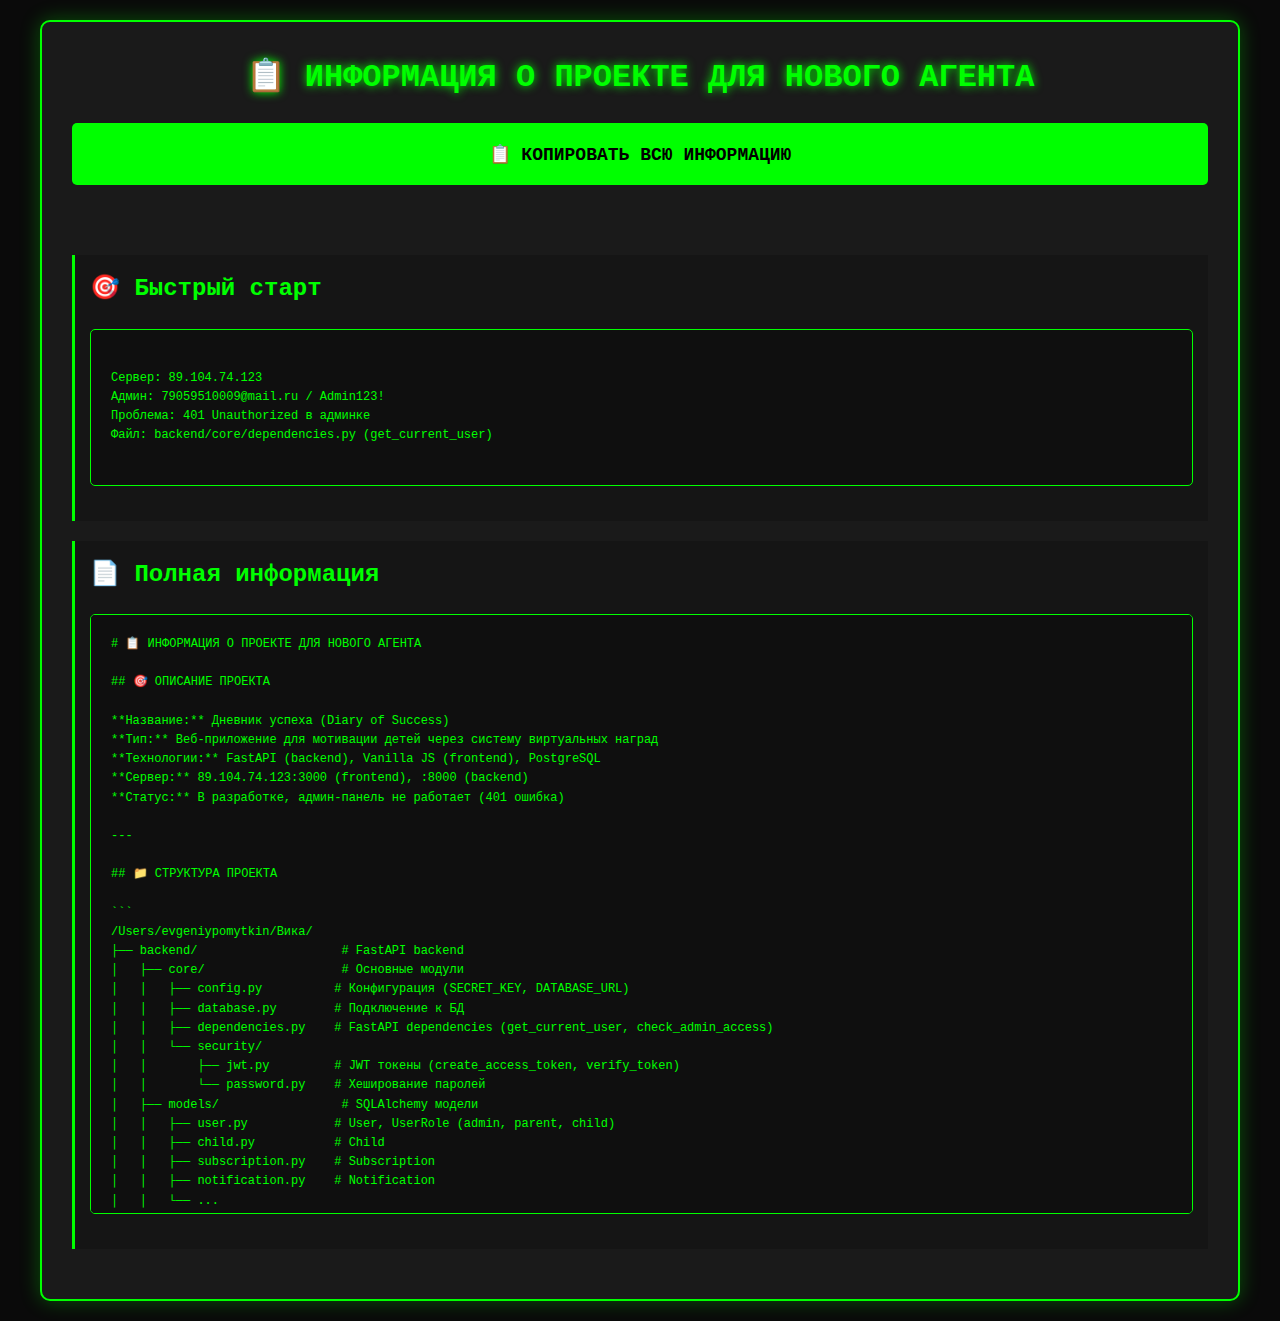
<file: PROJECT_INFO_COPY.html>
<!DOCTYPE html>
<html lang="ru">
<head>
    <meta charset="UTF-8">
    <meta name="viewport" content="width=device-width, initial-scale=1.0">
    <title>Информация о проекте - Копировать</title>
    <style>
        * { margin: 0; padding: 0; box-sizing: border-box; }
        body {
            font-family: 'Courier New', monospace;
            background: #0a0a0a;
            color: #00ff00;
            padding: 20px;
            line-height: 1.6;
        }
        .container {
            max-width: 1200px;
            margin: 0 auto;
            background: #1a1a1a;
            padding: 30px;
            border: 2px solid #00ff00;
            border-radius: 10px;
            box-shadow: 0 0 20px rgba(0, 255, 0, 0.3);
        }
        h1 {
            color: #00ff00;
            text-shadow: 0 0 10px #00ff00;
            margin-bottom: 20px;
            text-align: center;
        }
        button {
            display: block;
            width: 100%;
            padding: 20px;
            font-size: 18px;
            font-weight: bold;
            background: #00ff00;
            color: #000;
            border: none;
            border-radius: 5px;
            cursor: pointer;
            margin: 20px 0;
            transition: all 0.3s;
            font-family: 'Courier New', monospace;
        }
        button:hover {
            background: #00cc00;
            box-shadow: 0 0 20px rgba(0, 255, 0, 0.5);
            transform: scale(1.02);
        }
        button:active {
            transform: scale(0.98);
        }
        #status {
            text-align: center;
            margin: 10px 0;
            font-size: 16px;
            min-height: 30px;
        }
        .info-box {
            background: #0f0f0f;
            border: 1px solid #00ff00;
            padding: 20px;
            margin: 20px 0;
            border-radius: 5px;
            white-space: pre-wrap;
            font-size: 12px;
            overflow-x: auto;
            max-height: 600px;
            overflow-y: auto;
        }
        .info-box::-webkit-scrollbar {
            width: 10px;
        }
        .info-box::-webkit-scrollbar-track {
            background: #0a0a0a;
        }
        .info-box::-webkit-scrollbar-thumb {
            background: #00ff00;
            border-radius: 5px;
        }
        .section {
            margin: 20px 0;
            padding: 15px;
            background: #151515;
            border-left: 3px solid #00ff00;
        }
        .section h2 {
            color: #00ff00;
            margin-bottom: 10px;
        }
    </style>
</head>
<body>
    <div class="container">
        <h1>📋 ИНФОРМАЦИЯ О ПРОЕКТЕ ДЛЯ НОВОГО АГЕНТА</h1>
        
        <button onclick="copyAllInfo()">📋 КОПИРОВАТЬ ВСЮ ИНФОРМАЦИЮ</button>
        <div id="status"></div>
        
        <div class="section">
            <h2>🎯 Быстрый старт</h2>
            <div class="info-box" id="quickInfo">
Сервер: 89.104.74.123
Админ: 79059510009@mail.ru / Admin123!
Проблема: 401 Unauthorized в админке
Файл: backend/core/dependencies.py (get_current_user)
            </div>
        </div>
        
        <div class="section">
            <h2>📄 Полная информация</h2>
            <div class="info-box" id="fullInfo">Загрузка...</div>
        </div>
    </div>

    <script>
        // Загружаем полную информацию
        fetch('PROJECT_INFO.md')
            .then(response => response.text())
            .then(text => {
                document.getElementById('fullInfo').textContent = text;
            })
            .catch(err => {
                document.getElementById('fullInfo').textContent = 'Ошибка загрузки файла. Используйте кнопку копирования.';
            });

        async function copyAllInfo() {
            try {
                // Пробуем загрузить из файла
                const response = await fetch('PROJECT_INFO.md');
                let text;
                
                if (response.ok) {
                    text = await response.text();
                } else {
                    // Если файл не доступен, используем встроенную информацию
                    text = document.getElementById('fullInfo').textContent;
                }
                
                await navigator.clipboard.writeText(text);
                
                const status = document.getElementById('status');
                status.textContent = '✅ Скопировано в буфер обмена!';
                status.style.color = '#00ff00';
                
                setTimeout(() => {
                    status.textContent = '';
                }, 3000);
            } catch (err) {
                // Fallback для старых браузеров
                const text = document.getElementById('fullInfo').textContent;
                const textarea = document.createElement('textarea');
                textarea.value = text;
                textarea.style.position = 'fixed';
                textarea.style.opacity = '0';
                document.body.appendChild(textarea);
                textarea.select();
                document.execCommand('copy');
                document.body.removeChild(textarea);
                
                const status = document.getElementById('status');
                status.textContent = '✅ Скопировано (fallback метод)';
                status.style.color = '#00ff00';
                
                setTimeout(() => {
                    status.textContent = '';
                }, 3000);
            }
        }
    </script>
</body>
</html>
</file>
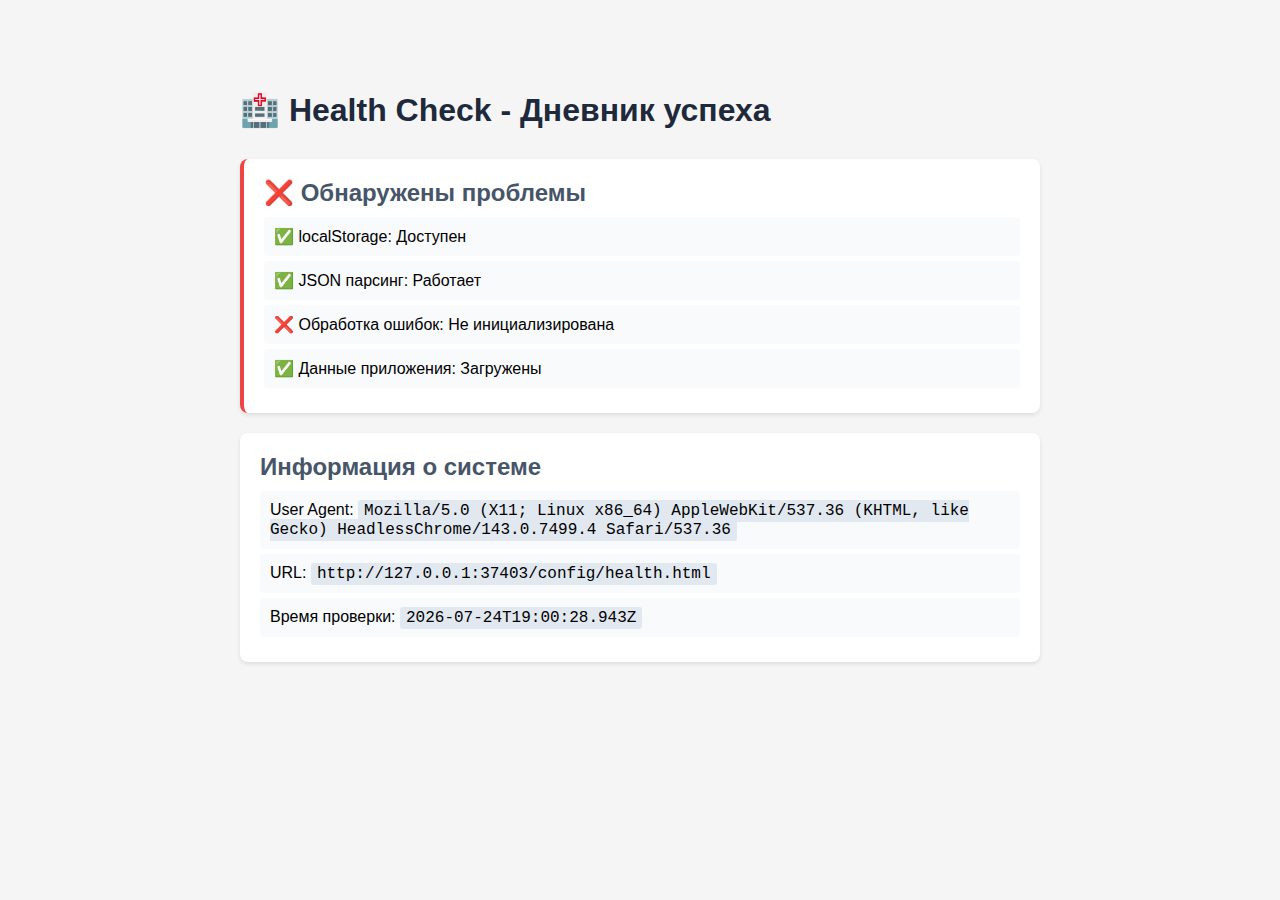
<file: config/health.html>
<!DOCTYPE html>
<html lang="ru">
<head>
  <meta charset="UTF-8">
  <meta name="viewport" content="width=device-width, initial-scale=1.0">
  <title>Health Check - Дневник успеха</title>
  <style>
    body {
      font-family: -apple-system, BlinkMacSystemFont, 'Segoe UI', Roboto, Oxygen, Ubuntu, Cantarell, sans-serif;
      max-width: 800px;
      margin: 50px auto;
      padding: 20px;
      background: #f5f5f5;
    }
    .status {
      background: white;
      padding: 20px;
      border-radius: 8px;
      box-shadow: 0 2px 4px rgba(0,0,0,0.1);
      margin-bottom: 20px;
    }
    .status.ok {
      border-left: 4px solid #10b981;
    }
    .status.error {
      border-left: 4px solid #ef4444;
    }
    h1 {
      color: #1e293b;
      margin-bottom: 30px;
    }
    h2 {
      color: #475569;
      margin-top: 0;
      margin-bottom: 10px;
    }
    .check-item {
      padding: 10px;
      margin: 5px 0;
      background: #f8fafc;
      border-radius: 4px;
    }
    .check-item.ok::before {
      content: "✅ ";
    }
    .check-item.error::before {
      content: "❌ ";
    }
    code {
      background: #e2e8f0;
      padding: 2px 6px;
      border-radius: 3px;
      font-family: 'Courier New', monospace;
    }
  </style>
</head>
<body>
  <h1>🏥 Health Check - Дневник успеха</h1>
  
  <div id="status-container">
    <div class="status">
      <h2>Проверка состояния...</h2>
      <p>Загрузка информации о состоянии приложения...</p>
    </div>
  </div>

  <script>
    const checks = {
      localStorage: false,
      jsonParse: false,
      errorHandler: false,
      appData: false
    };

    function updateStatus() {
      const container = document.getElementById('status-container');
      const allOk = Object.values(checks).every(v => v === true);
      
      let html = '<div class="status ' + (allOk ? 'ok' : 'error') + '">';
      html += '<h2>' + (allOk ? '✅ Все системы работают' : '❌ Обнаружены проблемы') + '</h2>';
      
      html += '<div class="check-item ' + (checks.localStorage ? 'ok' : 'error') + '">';
      html += 'localStorage: ' + (checks.localStorage ? 'Доступен' : 'Недоступен');
      html += '</div>';
      
      html += '<div class="check-item ' + (checks.jsonParse ? 'ok' : 'error') + '">';
      html += 'JSON парсинг: ' + (checks.jsonParse ? 'Работает' : 'Ошибка');
      html += '</div>';
      
      html += '<div class="check-item ' + (checks.errorHandler ? 'ok' : 'error') + '">';
      html += 'Обработка ошибок: ' + (checks.errorHandler ? 'Инициализирована' : 'Не инициализирована');
      html += '</div>';
      
      html += '<div class="check-item ' + (checks.appData ? 'ok' : 'error') + '">';
      html += 'Данные приложения: ' + (checks.appData ? 'Загружены' : 'Ошибка загрузки');
      html += '</div>';
      
      html += '</div>';
      
      html += '<div class="status">';
      html += '<h2>Информация о системе</h2>';
      html += '<div class="check-item">';
      html += 'User Agent: <code>' + navigator.userAgent + '</code>';
      html += '</div>';
      html += '<div class="check-item">';
      html += 'URL: <code>' + window.location.href + '</code>';
      html += '</div>';
      html += '<div class="check-item">';
      html += 'Время проверки: <code>' + new Date().toISOString() + '</code>';
      html += '</div>';
      html += '</div>';
      
      container.innerHTML = html;
    }

    // Проверка localStorage
    try {
      localStorage.setItem('health-check', 'test');
      localStorage.removeItem('health-check');
      checks.localStorage = true;
    } catch (e) {
      checks.localStorage = false;
    }

    // Проверка JSON парсинга
    try {
      JSON.parse('{"test": true}');
      checks.jsonParse = true;
    } catch (e) {
      checks.jsonParse = false;
    }

    // Проверка errorHandler
    if (typeof window.errorHandler !== 'undefined' && window.errorHandler) {
      checks.errorHandler = true;
    }

    // Проверка appData (если загружен)
    try {
      const saved = localStorage.getItem('responsibilityAppData');
      if (saved) {
        const parsed = JSON.parse(saved);
        if (parsed && typeof parsed === 'object') {
          checks.appData = true;
        }
      } else {
        checks.appData = true; // Нет данных - это нормально
      }
    } catch (e) {
      checks.appData = false;
    }

    // Обновляем статус
    updateStatus();
  </script>
</body>
</html>
</file>
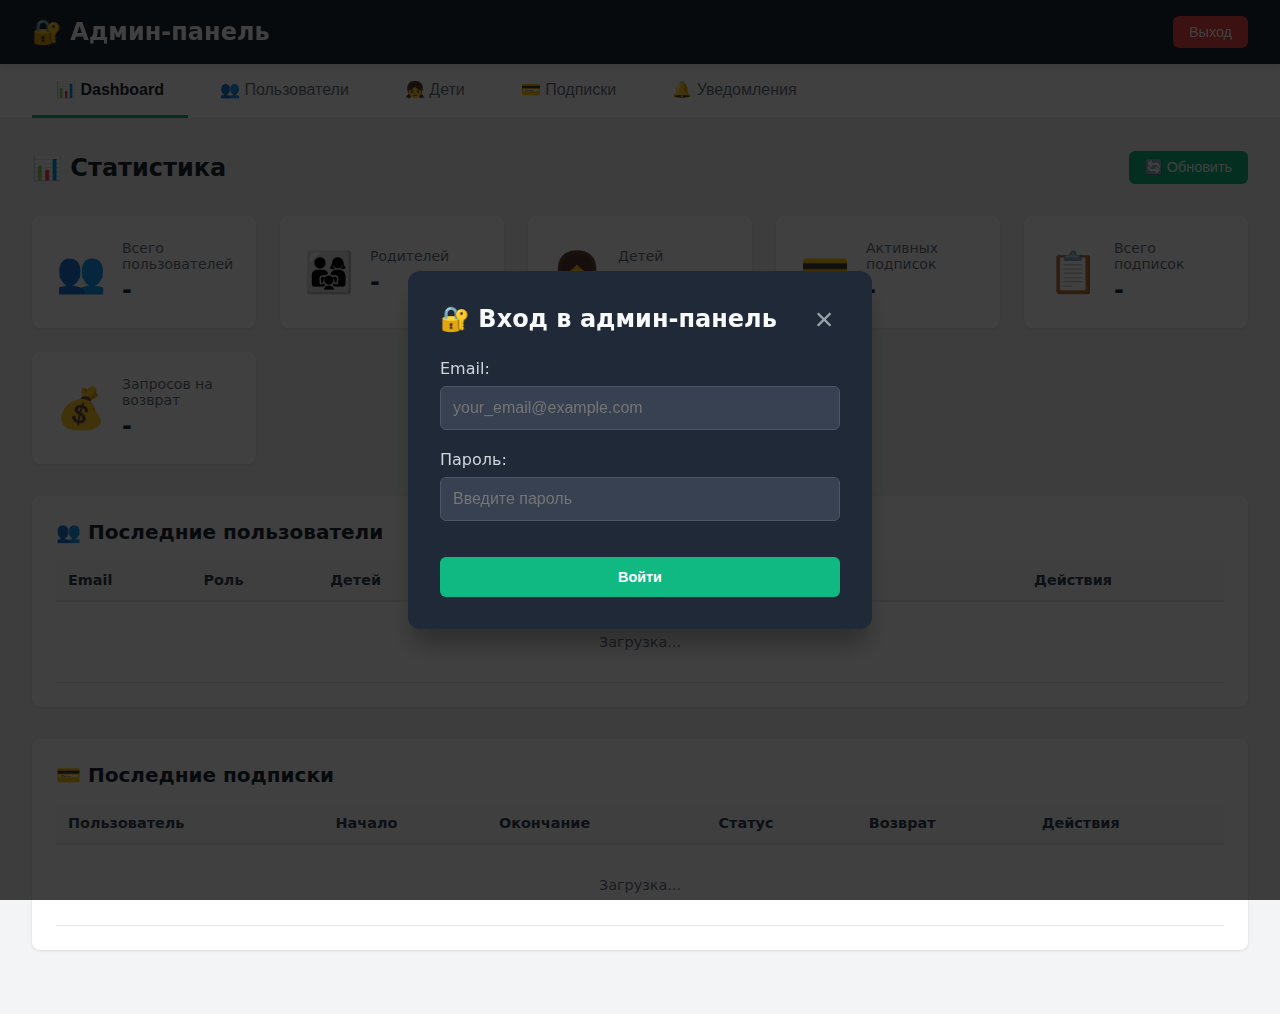
<file: frontend/admin.html>
<!DOCTYPE html>
<html lang="ru">
<head>
  <meta charset="UTF-8" />
  <meta name="viewport" content="width=device-width, initial-scale=1.0" />
  <meta name="theme-color" content="#1f2937" />
  <title>Админ-панель - Дневник успеха</title>
  <link rel="stylesheet" href="static/css/admin.css?v=1" />
  <script src="src/js/error-handler.js"></script>
  <script src="src/js/utils.js"></script>
  <script src="src/js/api.js"></script>
  <script src="src/js/admin.js"></script>
</head>
<body class="admin-body">
  <!-- Модальное окно входа -->
  <div id="admin-login-modal" class="admin-login-modal" style="display: none;">
    <div class="admin-login-content">
      <div class="admin-login-header">
        <h2>🔐 Вход в админ-панель</h2>
        <button class="admin-login-close" onclick="closeAdminLogin()">&times;</button>
      </div>
      <form id="admin-login-form" onsubmit="handleAdminLogin(event)">
        <div class="admin-form-group">
          <label for="admin-login-email">Email:</label>
          <input type="email" id="admin-login-email" required placeholder="your_email@example.com" />
        </div>
        <div class="admin-form-group">
          <label for="admin-login-password">Пароль:</label>
          <input type="password" id="admin-login-password" required placeholder="Введите пароль" />
        </div>
        <div id="admin-login-error" class="admin-error-message" style="display: none;"></div>
        <button type="submit" class="admin-btn admin-btn-primary" style="width: 100%; margin-top: 1rem;">
          Войти
        </button>
      </form>
    </div>
  </div>

  <!-- Индикатор загрузки -->
  <div id="admin-loading" style="position: fixed; top: 0; left: 0; right: 0; bottom: 0; background: #1f2937; color: white; display: flex; align-items: center; justify-content: center; z-index: 9999; font-size: 1.5rem;">
    <div style="text-align: center;">
      <div style="font-size: 3rem; margin-bottom: 1rem;">🔐</div>
      <div>Загрузка админ-панели...</div>
    </div>
  </div>
  <!-- Шапка админки -->
  <header class="admin-header">
    <div class="admin-header-content">
      <div class="admin-header-left">
        <h1>🔐 Админ-панель</h1>
      </div>
      <div class="admin-header-right">
        <span id="admin-user-email" class="admin-user-info"></span>
        <button class="admin-logout-btn" onclick="adminLogout()">Выход</button>
      </div>
    </div>
  </header>

  <!-- Навигация -->
  <nav class="admin-nav">
    <button class="nav-btn active" data-page="dashboard" onclick="showAdminPage('dashboard')">
      📊 Dashboard
    </button>
    <button class="nav-btn" data-page="users" onclick="showAdminPage('users')">
      👥 Пользователи
    </button>
    <button class="nav-btn" data-page="children" onclick="showAdminPage('children')">
      👧 Дети
    </button>
    <button class="nav-btn" data-page="subscriptions" onclick="showAdminPage('subscriptions')">
      💳 Подписки
    </button>
    <button class="nav-btn" data-page="notifications" onclick="showAdminPage('notifications')">
      🔔 Уведомления
    </button>
  </nav>

  <!-- Контент -->
  <main class="admin-main">
    <!-- Dashboard -->
    <div id="admin-page-dashboard" class="admin-page active">
      <div class="admin-page-header">
        <h2>📊 Статистика</h2>
        <button class="admin-refresh-btn" onclick="loadAdminStats()">🔄 Обновить</button>
      </div>

      <!-- Карточки статистики -->
      <div class="admin-stats-grid">
        <div class="admin-stat-card">
          <div class="stat-icon">👥</div>
          <div class="stat-content">
            <div class="stat-label">Всего пользователей</div>
            <div class="stat-value" id="stat-total-users">-</div>
          </div>
        </div>
        <div class="admin-stat-card">
          <div class="stat-icon">👨‍👩‍👧</div>
          <div class="stat-content">
            <div class="stat-label">Родителей</div>
            <div class="stat-value" id="stat-total-parents">-</div>
          </div>
        </div>
        <div class="admin-stat-card">
          <div class="stat-icon">👧</div>
          <div class="stat-content">
            <div class="stat-label">Детей</div>
            <div class="stat-value" id="stat-total-children">-</div>
          </div>
        </div>
        <div class="admin-stat-card">
          <div class="stat-icon">💳</div>
          <div class="stat-content">
            <div class="stat-label">Активных подписок</div>
            <div class="stat-value" id="stat-active-subscriptions">-</div>
          </div>
        </div>
        <div class="admin-stat-card">
          <div class="stat-icon">📋</div>
          <div class="stat-content">
            <div class="stat-label">Всего подписок</div>
            <div class="stat-value" id="stat-total-subscriptions">-</div>
          </div>
        </div>
        <div class="admin-stat-card">
          <div class="stat-icon">💰</div>
          <div class="stat-content">
            <div class="stat-label">Запросов на возврат</div>
            <div class="stat-value" id="stat-refund-requests">-</div>
          </div>
        </div>
      </div>

      <!-- Последние пользователи -->
      <div class="admin-section">
        <h3>👥 Последние пользователи</h3>
        <div class="admin-table-container">
          <table class="admin-table" id="recent-users-table">
            <thead>
              <tr>
                <th>Email</th>
                <th>Роль</th>
                <th>Детей</th>
                <th>Подписок</th>
                <th>Дата регистрации</th>
                <th>Действия</th>
              </tr>
            </thead>
            <tbody id="recent-users-tbody">
              <tr><td colspan="6" class="loading">Загрузка...</td></tr>
            </tbody>
          </table>
        </div>
      </div>

      <!-- Последние подписки -->
      <div class="admin-section">
        <h3>💳 Последние подписки</h3>
        <div class="admin-table-container">
          <table class="admin-table" id="recent-subscriptions-table">
            <thead>
              <tr>
                <th>Пользователь</th>
                <th>Начало</th>
                <th>Окончание</th>
                <th>Статус</th>
                <th>Возврат</th>
                <th>Действия</th>
              </tr>
            </thead>
            <tbody id="recent-subscriptions-tbody">
              <tr><td colspan="6" class="loading">Загрузка...</td></tr>
            </tbody>
          </table>
        </div>
      </div>
    </div>

    <!-- Пользователи -->
    <div id="admin-page-users" class="admin-page">
      <div class="admin-page-header">
        <h2>👥 Пользователи</h2>
        <div class="admin-filters">
          <select id="users-role-filter" onchange="loadUsers()">
            <option value="">Все роли</option>
            <option value="parent">Родители</option>
            <option value="child">Дети</option>
            <option value="admin">Администраторы</option>
          </select>
          <input type="text" id="users-search" placeholder="Поиск по email..." onkeyup="debounceSearch(loadUsers, 300)()" />
        </div>
      </div>
      <div class="admin-table-container">
        <table class="admin-table">
          <thead>
            <tr>
              <th>ID</th>
              <th>Email</th>
              <th>Роль</th>
              <th>Детей</th>
              <th>Подписок</th>
              <th>Дата регистрации</th>
              <th>Действия</th>
            </tr>
          </thead>
          <tbody id="users-tbody">
            <tr><td colspan="7" class="loading">Загрузка...</td></tr>
          </tbody>
        </table>
      </div>
      <div class="admin-pagination">
        <button onclick="changeUsersPage(-1)">◀ Предыдущая</button>
        <span id="users-page-info">Страница 1</span>
        <button onclick="changeUsersPage(1)">Следующая ▶</button>
      </div>
    </div>

    <!-- Дети -->
    <div id="admin-page-children" class="admin-page">
      <div class="admin-page-header">
        <h2>👧 Дети</h2>
        <button class="admin-refresh-btn" onclick="loadChildren()">🔄 Обновить</button>
      </div>
      <div class="admin-table-container">
        <table class="admin-table">
          <thead>
            <tr>
              <th>ID</th>
              <th>Имя</th>
              <th>Родитель</th>
              <th>Пол</th>
              <th>Задач</th>
              <th>Звёзд</th>
              <th>Дата создания</th>
            </tr>
          </thead>
          <tbody id="children-tbody">
            <tr><td colspan="7" class="loading">Загрузка...</td></tr>
          </tbody>
        </table>
      </div>
      <div class="admin-pagination">
        <button onclick="changeChildrenPage(-1)">◀ Предыдущая</button>
        <span id="children-page-info">Страница 1</span>
        <button onclick="changeChildrenPage(1)">Следующая ▶</button>
      </div>
    </div>

    <!-- Подписки -->
    <div id="admin-page-subscriptions" class="admin-page">
      <div class="admin-page-header">
        <h2>💳 Подписки</h2>
        <div class="admin-filters">
          <label>
            <input type="checkbox" id="subscriptions-active-only" onchange="loadSubscriptions()" />
            Только активные
          </label>
        </div>
      </div>
      <div class="admin-table-container">
        <table class="admin-table">
          <thead>
            <tr>
              <th>ID</th>
              <th>Пользователь</th>
              <th>Начало</th>
              <th>Окончание</th>
              <th>Статус</th>
              <th>Возврат</th>
              <th>Дата создания</th>
            </tr>
          </thead>
          <tbody id="subscriptions-tbody">
            <tr><td colspan="7" class="loading">Загрузка...</td></tr>
          </tbody>
        </table>
      </div>
      <div class="admin-pagination">
        <button onclick="changeSubscriptionsPage(-1)">◀ Предыдущая</button>
        <span id="subscriptions-page-info">Страница 1</span>
        <button onclick="changeSubscriptionsPage(1)">Следующая ▶</button>
      </div>
    </div>

    <!-- Уведомления -->
    <div id="admin-page-notifications" class="admin-page">
      <div class="admin-page-header">
        <h2>🔔 Уведомления</h2>
        <div class="admin-filters">
          <select id="notifications-type-filter" onchange="loadNotifications()">
            <option value="">Все типы</option>
            <option value="subscription">Подписки</option>
            <option value="refund">Возвраты</option>
            <option value="complaint">Жалобы</option>
            <option value="consent">Согласия</option>
            <option value="system">Система</option>
          </select>
        </div>
      </div>
      <div class="admin-table-container">
        <table class="admin-table">
          <thead>
            <tr>
              <th>ID</th>
              <th>Пользователь</th>
              <th>Тип</th>
              <th>Сообщение</th>
              <th>Статус</th>
              <th>Дата</th>
            </tr>
          </thead>
          <tbody id="notifications-tbody">
            <tr><td colspan="6" class="loading">Загрузка...</td></tr>
          </tbody>
        </table>
      </div>
      <div class="admin-pagination">
        <button onclick="changeNotificationsPage(-1)">◀ Предыдущая</button>
        <span id="notifications-page-info">Страница 1</span>
        <button onclick="changeNotificationsPage(1)">Следующая ▶</button>
      </div>
    </div>
  </main>

  <!-- Модальное окно редактирования пользователя -->
  <div id="edit-user-modal" class="admin-modal">
    <div class="admin-modal-content">
      <div class="admin-modal-header">
        <h3>Редактировать пользователя</h3>
        <button class="admin-modal-close" onclick="closeEditUserModal()">×</button>
      </div>
      <div class="admin-modal-body">
        <form id="edit-user-form" onsubmit="saveUser(event)">
          <input type="hidden" id="edit-user-id" />
          <div class="admin-form-group">
            <label>Email:</label>
            <input type="email" id="edit-user-email" required />
          </div>
          <div class="admin-form-group">
            <label>Роль:</label>
            <select id="edit-user-role" required>
              <option value="parent">Родитель</option>
              <option value="child">Ребёнок</option>
              <option value="admin">Администратор</option>
            </select>
          </div>
          <div class="admin-form-actions">
            <button type="button" class="admin-btn-secondary" onclick="closeEditUserModal()">Отмена</button>
            <button type="submit" class="admin-btn-primary">Сохранить</button>
          </div>
        </form>
      </div>
    </div>
  </div>

  <!-- Сообщения об ошибках -->
  <div id="admin-error-message" class="admin-error-message" style="display: none;"></div>
  <div id="admin-success-message" class="admin-success-message" style="display: none;"></div>
</body>
</html>
</file>
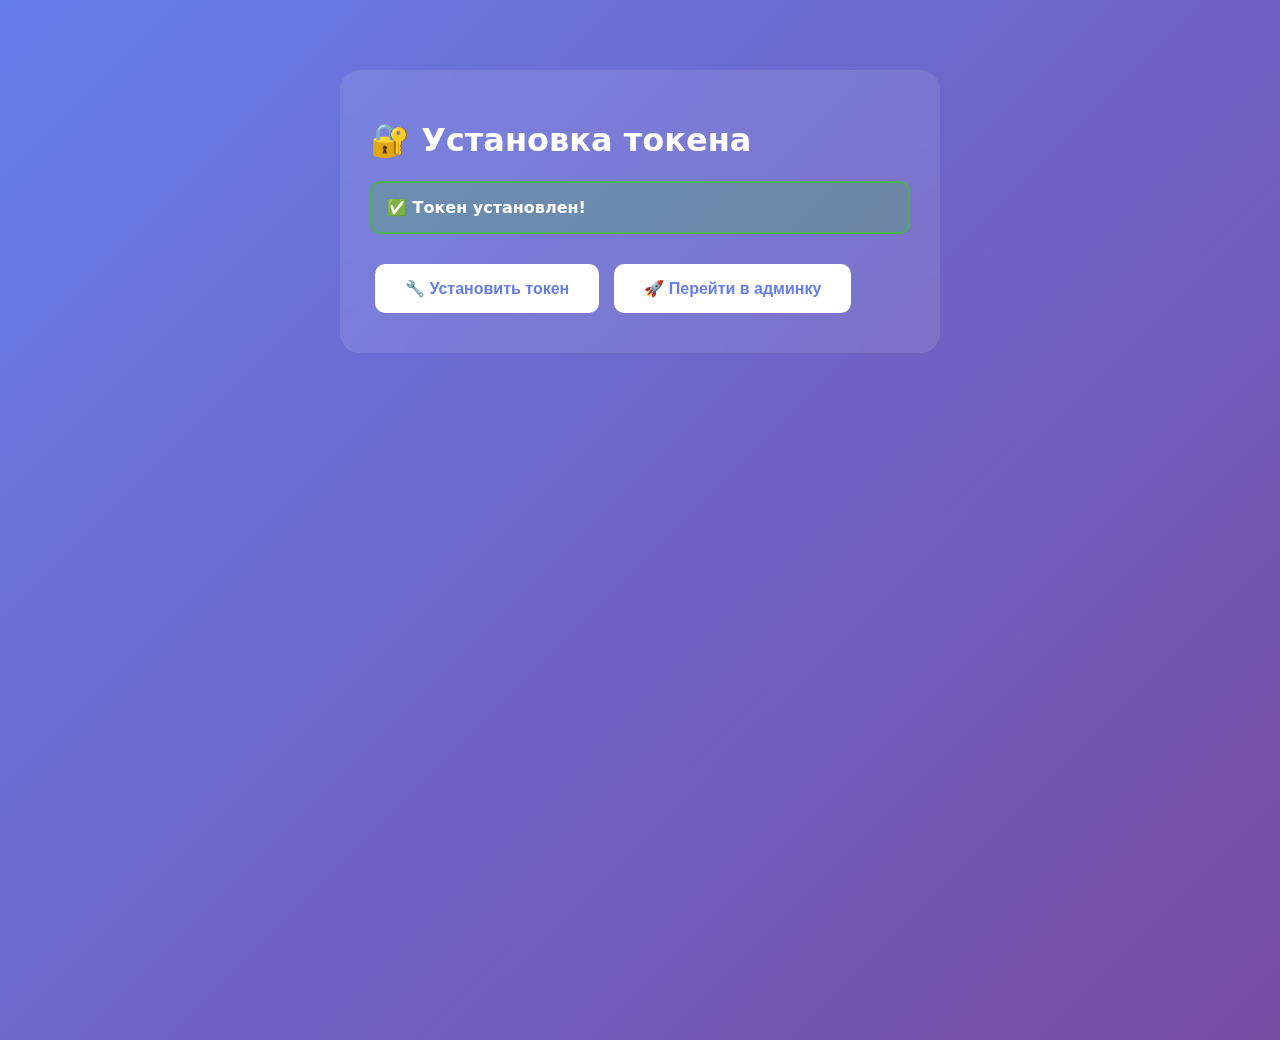
<file: frontend/install_token.html>
<!DOCTYPE html>
<html lang="ru">
<head>
    <meta charset="UTF-8">
    <meta name="viewport" content="width=device-width, initial-scale=1.0">
    <title>Установка токена</title>
    <style>
        body { font-family: system-ui; max-width: 600px; margin: 50px auto; padding: 20px; background: linear-gradient(135deg, #667eea 0%, #764ba2 100%); color: white; min-height: 100vh; }
        .container { background: rgba(255,255,255,0.1); backdrop-filter: blur(10px); border-radius: 20px; padding: 30px; }
        .status { padding: 15px; border-radius: 10px; margin: 20px 0; font-weight: bold; }
        .success { background: rgba(76,175,80,0.3); border: 2px solid #4caf50; }
        button { background: white; color: #667eea; border: none; padding: 15px 30px; border-radius: 10px; font-size: 16px; font-weight: bold; cursor: pointer; margin: 10px 5px; }
    </style>
</head>
<body>
    <div class="container">
        <h1>🔐 Установка токена</h1>
        <div id="status" class="status">⏳ Инициализация...</div>
        <button onclick="install()">🔧 Установить токен</button>
        <button onclick="window.location.href='http://89.104.74.123:3000/admin.html'">🚀 Перейти в админку</button>
    </div>
    <script>
        const TOKEN = 'eyJhbGciOiJIUzI1NiIsInR5cCI6IkpXVCJ9.eyJzdWIiOiIxIiwicm9sZSI6ImFkbWluIiwiZXhwIjoxNzY2MTM3NTI4LCJ0eXBlIjoiYWNjZXNzIn0.hD3XHJQ-a2MjIA-LLzk6s4KzgSC4Fdo9JUybWwkwRnM';
        function install() {
            try {
                localStorage.setItem('admin_token', TOKEN);
                document.getElementById('status').textContent = '✅ Токен установлен!';
                document.getElementById('status').className = 'status success';
                setTimeout(() => window.location.href = 'http://89.104.74.123:3000/admin.html', 1000);
            } catch(e) {
                document.getElementById('status').textContent = '❌ Ошибка: ' + e.message;
            }
        }
        window.onload = install;
    </script>
</body>
</html>
</file>
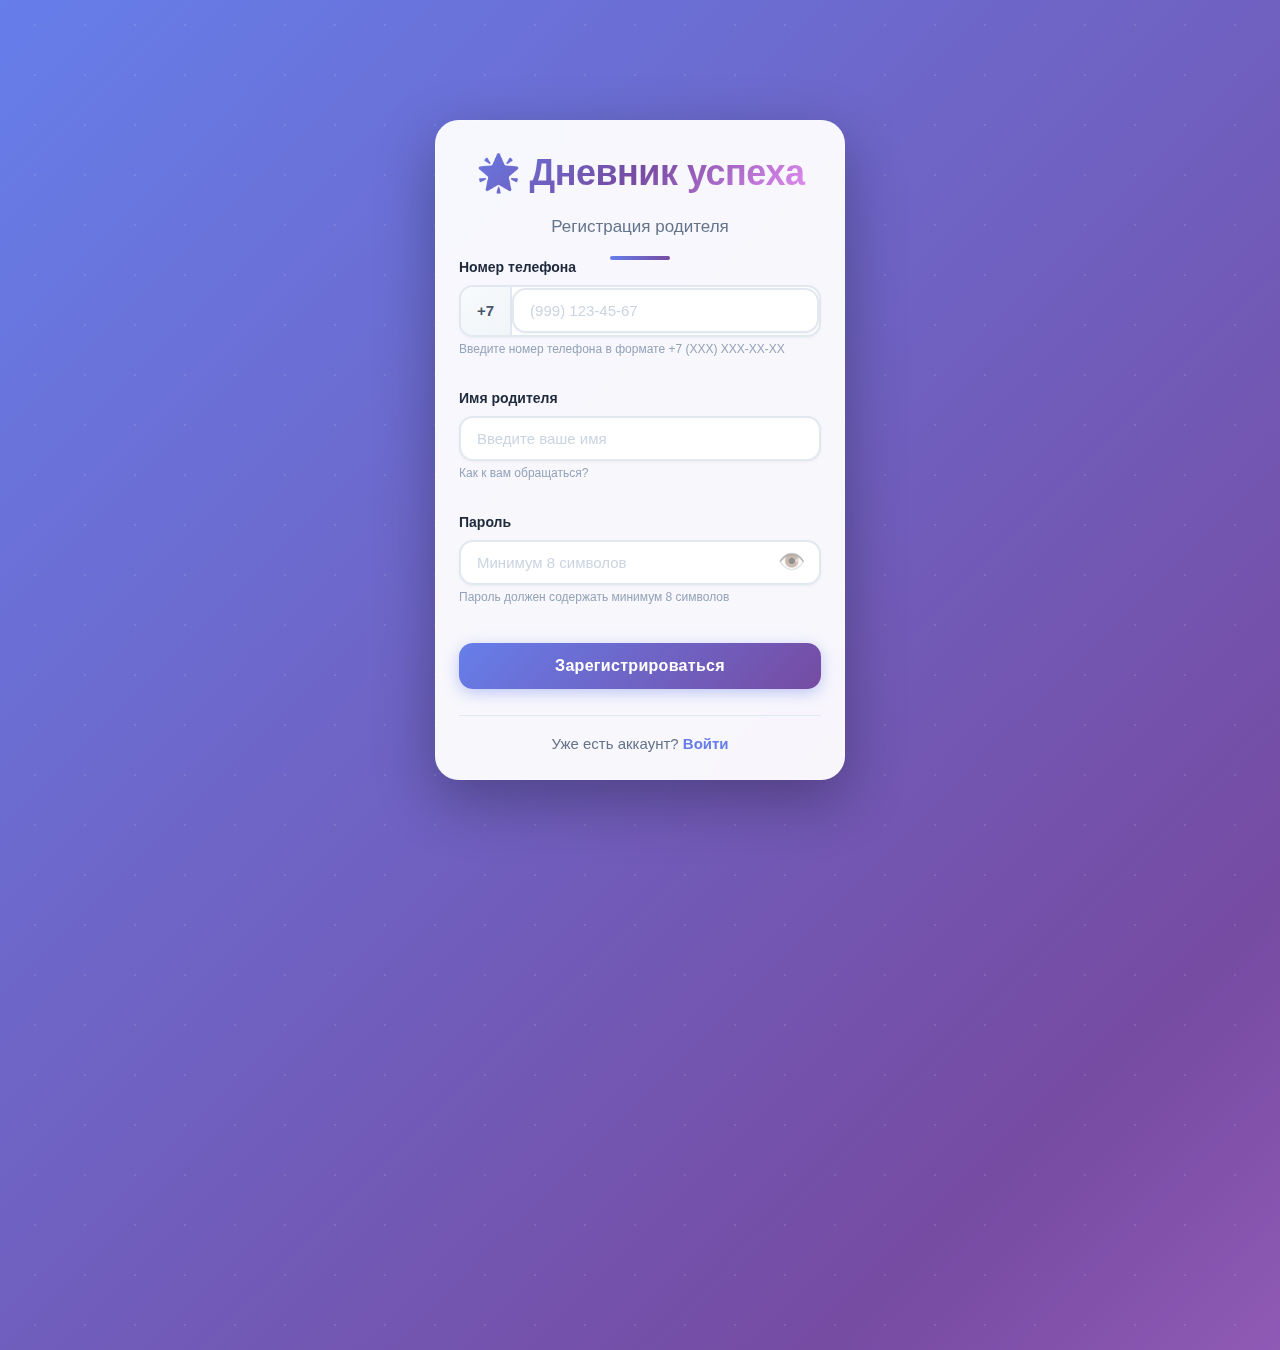
<file: frontend/register.html>
<!DOCTYPE html>
<html lang="ru">
<head>
  <meta charset="UTF-8" />
  <meta name="viewport" content="width=device-width, initial-scale=1.0" />
  <meta name="theme-color" content="#10b981" />
  <title>Регистрация - Дневник успеха</title>
  <link rel="stylesheet" href="static/css/styles.css?v=8" />
  <link rel="stylesheet" href="static/css/auth.css?v=3" />
  <script src="src/js/error-handler.js"></script>
  <script src="src/js/utils.js"></script>
  <script src="src/js/api.js"></script>
</head>
<body class="auth-body">
  <div class="auth-container">
    <div class="auth-card">
      <div class="auth-header">
        <h1>🌟 Дневник успеха</h1>
        <p class="auth-subtitle">Регистрация родителя</p>
      </div>
      
      <form id="register-form" class="auth-form">
        <div class="form-group">
          <label for="phone-input">Номер телефона</label>
          <div class="phone-input-wrapper">
            <span class="phone-prefix">+7</span>
            <input 
              type="tel" 
              id="phone-input" 
              placeholder="(999) 123-45-67" 
              required 
              maxlength="15"
              autocomplete="tel"
            />
          </div>
          <small class="form-hint">Введите номер телефона в формате +7 (XXX) XXX-XX-XX</small>
        </div>
        
        <div class="form-group">
          <label for="name-input">Имя родителя</label>
          <input 
            type="text" 
            id="name-input" 
            placeholder="Введите ваше имя" 
            required
            autocomplete="name"
          />
          <small class="form-hint">Как к вам обращаться?</small>
        </div>
        
        <div class="form-group">
          <label for="password-input">Пароль</label>
          <div class="password-input-wrapper">
            <input 
              type="password" 
              id="password-input" 
              placeholder="Минимум 8 символов" 
              required 
              minlength="8"
              autocomplete="new-password"
            />
            <button type="button" class="password-toggle" onclick="togglePassword('password-input')">
              👁️
            </button>
          </div>
          <small class="form-hint">Пароль должен содержать минимум 8 символов</small>
        </div>
        
        <div id="error-message" class="error-message" style="display: none;"></div>
        
        <button type="submit" class="auth-button primary" id="register-button">
          Зарегистрироваться
        </button>
        
        <div class="auth-footer">
          <p>Уже есть аккаунт? <a href="/">Войти</a></p>
        </div>
      </form>
    </div>
  </div>
  
  <script src="src/js/register.js?v=4"></script>
</body>
</html>
</file>
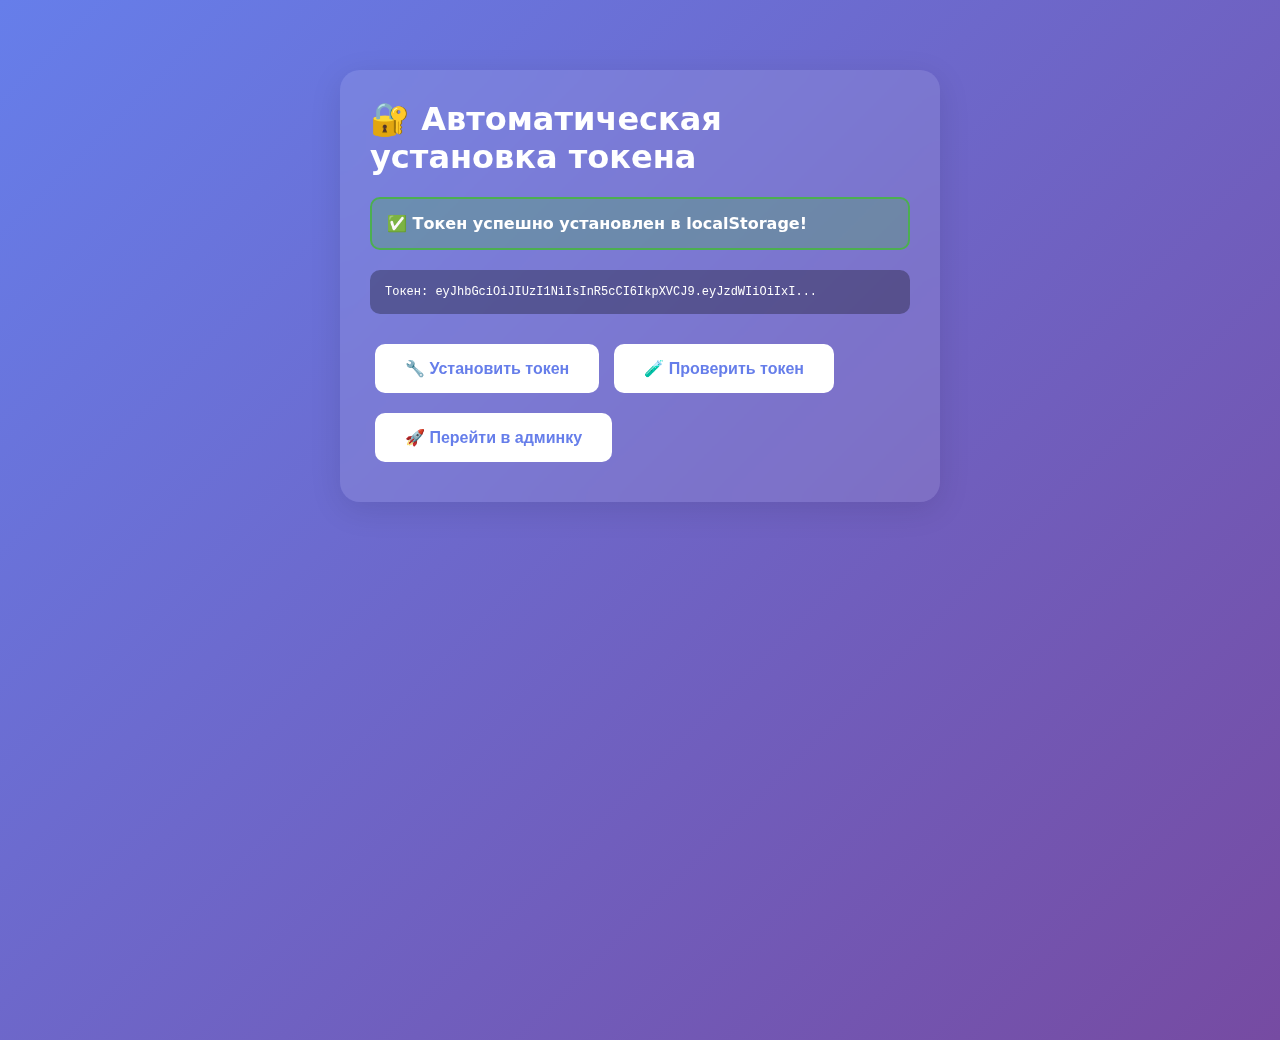
<file: frontend/setup_token.html>
<!DOCTYPE html>
<html lang="ru">
<head>
    <meta charset="UTF-8">
    <meta name="viewport" content="width=device-width, initial-scale=1.0">
    <title>Установка токена</title>
    <style>
        body {
            font-family: system-ui, -apple-system, sans-serif;
            max-width: 600px;
            margin: 50px auto;
            padding: 20px;
            background: linear-gradient(135deg, #667eea 0%, #764ba2 100%);
            color: white;
            min-height: 100vh;
        }
        .container {
            background: rgba(255, 255, 255, 0.1);
            backdrop-filter: blur(10px);
            border-radius: 20px;
            padding: 30px;
            box-shadow: 0 8px 32px rgba(0, 0, 0, 0.1);
        }
        h1 {
            margin-top: 0;
        }
        .status {
            padding: 15px;
            border-radius: 10px;
            margin: 20px 0;
            font-weight: bold;
        }
        .success {
            background: rgba(76, 175, 80, 0.3);
            border: 2px solid #4caf50;
        }
        .error {
            background: rgba(244, 67, 54, 0.3);
            border: 2px solid #f44336;
        }
        .info {
            background: rgba(33, 150, 243, 0.3);
            border: 2px solid #2196f3;
        }
        button {
            background: white;
            color: #667eea;
            border: none;
            padding: 15px 30px;
            border-radius: 10px;
            font-size: 16px;
            font-weight: bold;
            cursor: pointer;
            margin: 10px 5px;
            transition: transform 0.2s;
        }
        button:hover {
            transform: scale(1.05);
        }
        .token-display {
            background: rgba(0, 0, 0, 0.3);
            padding: 15px;
            border-radius: 10px;
            word-break: break-all;
            font-family: monospace;
            font-size: 12px;
            margin: 20px 0;
        }
    </style>
</head>
<body>
    <div class="container">
        <h1>🔐 Автоматическая установка токена</h1>
        
        <div id="status" class="status info">
            ⏳ Инициализация...
        </div>
        
        <div class="token-display" id="tokenDisplay" style="display: none;"></div>
        
        <div style="margin-top: 20px;">
            <button onclick="installToken()">🔧 Установить токен</button>
            <button onclick="testToken()">🧪 Проверить токен</button>
            <button onclick="goToAdmin()">🚀 Перейти в админку</button>
        </div>
    </div>

    <script>
        const TOKEN = 'eyJhbGciOiJIUzI1NiIsInR5cCI6IkpXVCJ9.eyJzdWIiOiIxIiwicm9sZSI6ImFkbWluIiwiZXhwIjoxNzY2MTM3NTI4LCJ0eXBlIjoiYWNjZXNzIn0.hD3XHJQ-a2MjIA-LLzk6s4KzgSC4Fdo9JUybWwkwRnM';
        
        function updateStatus(message, type = 'info') {
            const statusEl = document.getElementById('status');
            statusEl.textContent = message;
            statusEl.className = `status ${type}`;
        }
        
        function installToken() {
            try {
                localStorage.setItem('admin_token', TOKEN);
                updateStatus('✅ Токен успешно установлен в localStorage!', 'success');
                document.getElementById('tokenDisplay').style.display = 'block';
                document.getElementById('tokenDisplay').textContent = 'Токен: ' + TOKEN.substring(0, 50) + '...';
                
                // Автоматически проверяем токен
                setTimeout(testToken, 1000);
            } catch (e) {
                updateStatus('❌ Ошибка установки токена: ' + e.message, 'error');
            }
        }
        
        async function testToken() {
            updateStatus('🧪 Проверка токена...', 'info');
            
            try {
                const response = await fetch('http://89.104.74.123:8000/api/admin/stats', {
                    method: 'GET',
                    headers: {
                        'Authorization': `Bearer ${TOKEN}`,
                        'Content-Type': 'application/json'
                    }
                });
                
                if (response.ok) {
                    const data = await response.json();
                    updateStatus('✅ Токен работает! Сервер принял запрос.', 'success');
                    console.log('Ответ сервера:', data);
                } else if (response.status === 401) {
                    updateStatus('⚠️ Токен не принят сервером (401). Возможно, проблема с БД или пользователем.', 'error');
                    const error = await response.text();
                    console.error('Ошибка:', error);
                } else {
                    updateStatus(`⚠️ Сервер вернул статус ${response.status}`, 'error');
                }
            } catch (e) {
                updateStatus('❌ Ошибка проверки: ' + e.message + ' (Возможно, сервер недоступен)', 'error');
                console.error('Ошибка:', e);
            }
        }
        
        function goToAdmin() {
            window.location.href = 'http://89.104.74.123:3000/admin.html';
        }
        
        // Автоматически устанавливаем токен при загрузке
        window.addEventListener('DOMContentLoaded', () => {
            installToken();
        });
    </script>
</body>
</html>
</file>
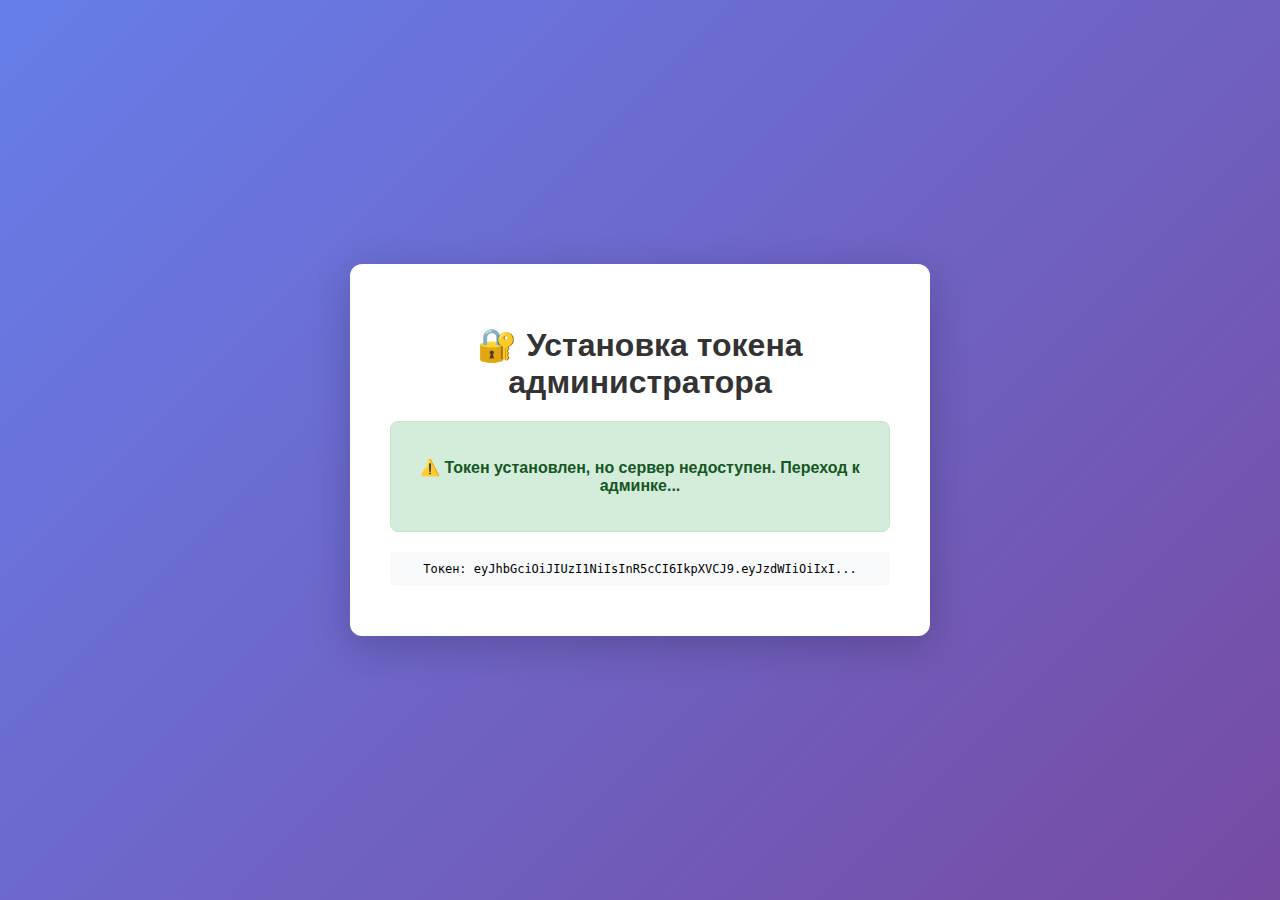
<file: frontend/setup_token_chrome.html>
<!DOCTYPE html>
<html lang="ru">
<head>
    <meta charset="UTF-8">
    <meta name="viewport" content="width=device-width, initial-scale=1.0">
    <title>Установка токена - Админка</title>
    <style>
        body {
            font-family: -apple-system, BlinkMacSystemFont, 'Segoe UI', Roboto, Oxygen, Ubuntu, Cantarell, sans-serif;
            display: flex;
            justify-content: center;
            align-items: center;
            height: 100vh;
            background: linear-gradient(135deg, #667eea 0%, #764ba2 100%);
            margin: 0;
        }
        .container {
            background: white;
            padding: 40px;
            border-radius: 12px;
            box-shadow: 0 10px 40px rgba(0,0,0,0.2);
            text-align: center;
            max-width: 500px;
        }
        h1 {
            color: #333;
            margin-bottom: 20px;
        }
        .status {
            padding: 20px;
            border-radius: 8px;
            margin: 20px 0;
            font-weight: bold;
        }
        .success {
            background: #d4edda;
            color: #155724;
            border: 1px solid #c3e6cb;
        }
        .error {
            background: #f8d7da;
            color: #721c24;
            border: 1px solid #f5c6cb;
        }
        .spinner {
            border: 4px solid rgba(0, 0, 0, 0.1);
            border-left-color: #667eea;
            border-radius: 50%;
            width: 40px;
            height: 40px;
            animation: spin 1s linear infinite;
            margin: 20px auto;
        }
        @keyframes spin {
            0% { transform: rotate(0deg); }
            100% { transform: rotate(360deg); }
        }
        .token-preview {
            background: #f8f9fa;
            padding: 10px;
            border-radius: 4px;
            font-family: monospace;
            font-size: 12px;
            word-break: break-all;
            margin: 10px 0;
        }
    </style>
</head>
<body>
    <div class="container">
        <h1>🔐 Установка токена администратора</h1>
        <div id="status" class="status">
            <div class="spinner"></div>
            <p>Устанавливаю токен...</p>
        </div>
        <div id="tokenPreview" class="token-preview" style="display: none;"></div>
    </div>

    <script>
        const TOKEN = 'eyJhbGciOiJIUzI1NiIsInR5cCI6IkpXVCJ9.eyJzdWIiOiIxIiwicm9sZSI6ImFkbWluIiwiZXhwIjoxNzY2MTM3NTI4LCJ0eXBlIjoiYWNjZXNzIn0.hD3XHJQ-a2MjIA-LLzk6s4KzgSC4Fdo9JUybWwkwRnM';
        const ADMIN_URL = 'http://89.104.74.123:3000/admin.html';
        const API_BASE_URL = 'http://localhost:8000/api';

        const statusEl = document.getElementById('status');
        const tokenPreviewEl = document.getElementById('tokenPreview');

        function showStatus(message, isSuccess) {
            statusEl.className = `status ${isSuccess ? 'success' : 'error'}`;
            statusEl.innerHTML = `<p>${message}</p>`;
        }

        function showTokenPreview() {
            tokenPreviewEl.textContent = `Токен: ${TOKEN.substring(0, 50)}...`;
            tokenPreviewEl.style.display = 'block';
        }

        async function setupToken() {
            try {
                // Устанавливаем токен
                localStorage.setItem('admin_token', TOKEN);
                showTokenPreview();
                showStatus('✅ Токен успешно установлен! Проверяю доступ...', true);

                // Проверяем токен через API
                try {
                    const response = await fetch(`${API_BASE_URL}/admin/stats`, {
                        headers: {
                            'Authorization': `Bearer ${TOKEN}`
                        }
                    });

                    if (response.ok) {
                        showStatus('✅ Доступ к админке подтвержден! Перенаправление...', true);
                        setTimeout(() => {
                            window.location.href = ADMIN_URL;
                        }, 1500);
                    } else {
                        const errorData = await response.json().catch(() => ({ detail: `Ошибка ${response.status}` }));
                        showStatus(`⚠️ Токен установлен, но проверка не прошла: ${errorData.detail || response.status}. Переход к админке...`, true);
                        setTimeout(() => {
                            window.location.href = ADMIN_URL;
                        }, 2000);
                    }
                } catch (apiError) {
                    console.error('Ошибка проверки токена:', apiError);
                    showStatus('⚠️ Токен установлен, но сервер недоступен. Переход к админке...', true);
                    setTimeout(() => {
                        window.location.href = ADMIN_URL;
                    }, 2000);
                }

            } catch (e) {
                showStatus(`❌ Ошибка установки токена: ${e.message}`, false);
                console.error('Ошибка localStorage:', e);
            }
        }

        // Запускаем установку при загрузке страницы
        document.addEventListener('DOMContentLoaded', setupToken);
    </script>
</body>
</html>
</file>
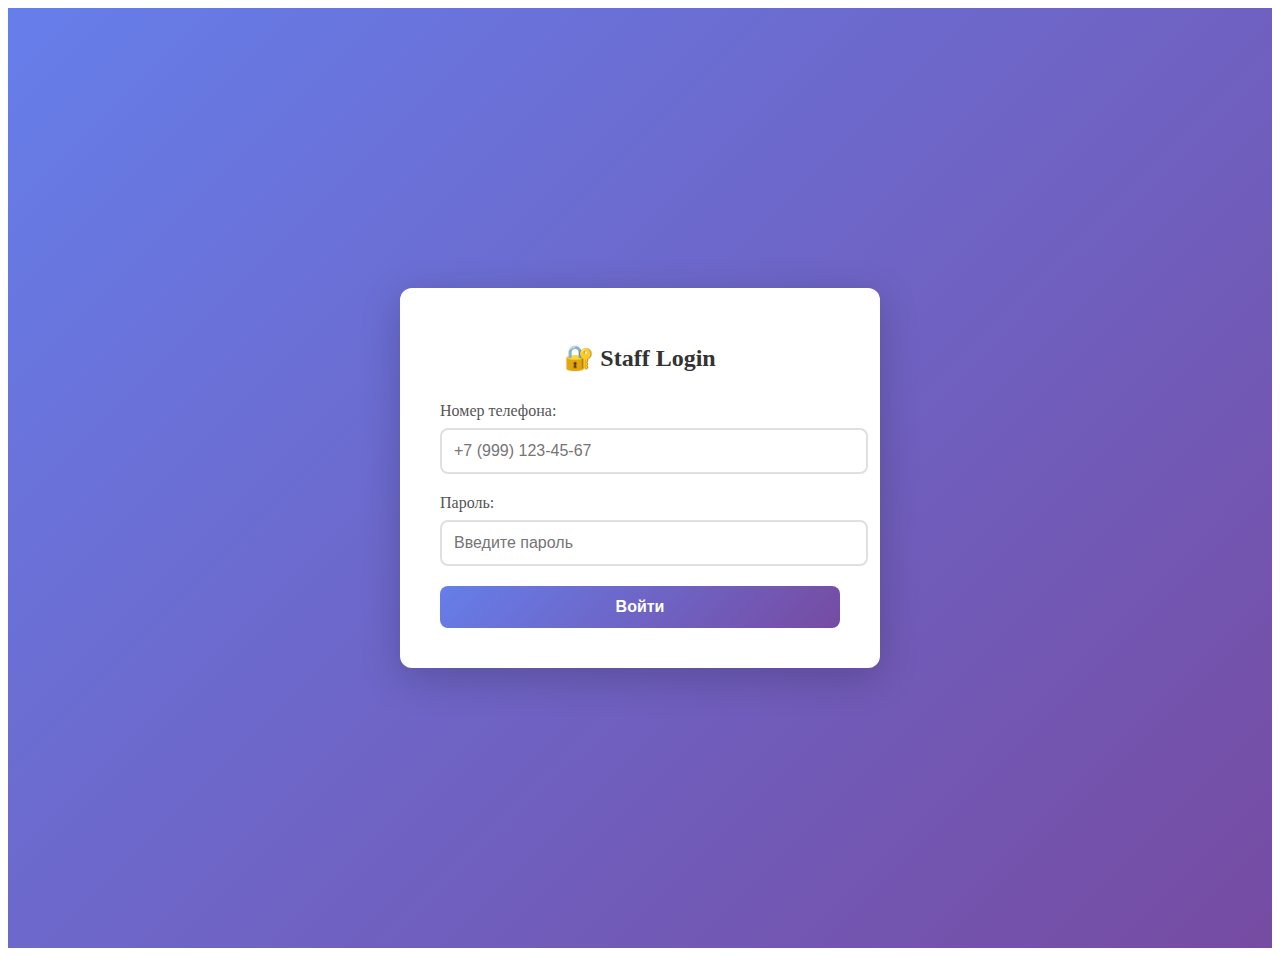
<file: frontend/staff.html>
<!DOCTYPE html>
<html lang="ru">
<head>
  <meta charset="UTF-8" />
  <meta name="viewport" content="width=device-width, initial-scale=1.0" />
  <title>Staff Login - Дневник успеха</title>
  <link rel="stylesheet" href="static/css/auth.css?v=3" />
  <style>
    .staff-login-container {
      min-height: 100vh;
      display: flex;
      align-items: center;
      justify-content: center;
      background: linear-gradient(135deg, #667eea 0%, #764ba2 100%);
      padding: 20px;
    }
    .staff-login-card {
      background: white;
      border-radius: 12px;
      padding: 40px;
      box-shadow: 0 10px 40px rgba(0,0,0,0.2);
      max-width: 400px;
      width: 100%;
    }
    .staff-login-title {
      text-align: center;
      color: #333;
      margin-bottom: 30px;
      font-size: 24px;
    }
    .staff-form-group {
      margin-bottom: 20px;
    }
    .staff-form-group label {
      display: block;
      margin-bottom: 8px;
      color: #555;
      font-weight: 500;
    }
    .staff-form-group input {
      width: 100%;
      padding: 12px;
      border: 2px solid #e0e0e0;
      border-radius: 8px;
      font-size: 16px;
      transition: border-color 0.3s;
    }
    .staff-form-group input:focus {
      outline: none;
      border-color: #667eea;
    }
    .staff-btn {
      width: 100%;
      padding: 12px;
      background: linear-gradient(135deg, #667eea 0%, #764ba2 100%);
      color: white;
      border: none;
      border-radius: 8px;
      font-size: 16px;
      font-weight: 600;
      cursor: pointer;
      transition: transform 0.2s;
    }
    .staff-btn:hover {
      transform: translateY(-2px);
    }
    .staff-btn:disabled {
      opacity: 0.6;
      cursor: not-allowed;
    }
    .staff-error {
      color: #e74c3c;
      margin-top: 10px;
      text-align: center;
      display: none;
    }
    .staff-error.show {
      display: block;
    }
  </style>
</head>
<body>
  <div class="staff-login-container">
    <div class="staff-login-card">
      <h1 class="staff-login-title">🔐 Staff Login</h1>
      <form id="staff-login-form">
        <div class="staff-form-group">
          <label for="staff-phone">Номер телефона:</label>
          <input type="tel" id="staff-phone" required placeholder="+7 (999) 123-45-67" />
        </div>
        <div class="staff-form-group">
          <label for="staff-password">Пароль:</label>
          <input type="password" id="staff-password" required placeholder="Введите пароль" />
        </div>
        <div id="staff-error" class="staff-error"></div>
        <button type="submit" class="staff-btn" id="staff-submit-btn">Войти</button>
      </form>
    </div>
  </div>

  <script>
    // Ждём загрузки DOM
    document.addEventListener('DOMContentLoaded', async function() {
      // Проверяем, не авторизован ли уже пользователь
      const existingToken = sessionStorage.getItem('access_token');
      if (existingToken) {
        console.log('🔍 Staff Login: Найден существующий токен, проверяю валидность...');
        try {
          const response = await fetch('/api/staff/me', {
            headers: {
              'Authorization': `Bearer ${existingToken}`
            }
          });
          
          if (response.ok) {
            const data = await response.json();
            console.log('✅ Staff Login: Пользователь уже авторизован:', data.role);
            // Пользователь уже авторизован - редирект на dashboard
            window.location.replace('/staff/dashboard');
            return; // Прекращаем выполнение скрипта
          } else {
            // Токен невалиден - удаляем и показываем форму
            console.warn('⚠️ Staff Login: Токен невалиден, удаляю');
            sessionStorage.removeItem('access_token');
          }
        } catch (error) {
          console.error('❌ Staff Login: Ошибка проверки токена:', error);
          sessionStorage.removeItem('access_token');
        }
      }
      
      const form = document.getElementById('staff-login-form');
      const errorEl = document.getElementById('staff-error');
      const submitBtn = document.getElementById('staff-submit-btn');

      if (!form || !errorEl || !submitBtn) {
        console.error('Не найдены элементы формы');
        return;
      }

      // Простая функция для сохранения токена в sessionStorage
      function setAccessToken(token) {
        sessionStorage.setItem('access_token', token);
        console.log('✅ Токен сохранён в sessionStorage');
      }

      form.addEventListener('submit', async (e) => {
      e.preventDefault();
      console.log('🔐 Staff: Форма отправлена');
      
      const phone = document.getElementById('staff-phone').value.trim();
      const password = document.getElementById('staff-password').value;
      
      console.log('📤 Staff: Данные для входа:', { phone, password: '***' });
      
      if (!phone || !password) {
        errorEl.textContent = 'Заполните все поля';
        errorEl.classList.add('show');
        return;
      }
      
      errorEl.classList.remove('show');
      submitBtn.disabled = true;
      submitBtn.textContent = 'Вход...';
      
      try {
        console.log('📤 Staff: Отправка запроса на /api/auth/login');
        const response = await fetch('/api/auth/login', {
          method: 'POST',
          headers: {
            'Content-Type': 'application/json',
          },
          credentials: 'include',
          body: JSON.stringify({ phone, password })
        });
        
        console.log('📥 Staff: Ответ получен:', response.status, response.statusText);
        
        if (!response.ok) {
          const errorData = await response.json().catch(() => ({ detail: 'Ошибка входа' }));
          throw new Error(errorData.detail || 'Ошибка входа');
        }
        
        const data = await response.json();
        console.log('✅ Staff: Данные ответа:', { 
          has_token: !!data.access_token, 
          user_role: data.user?.role,
          user_id: data.user?.id 
        });
        
        if (!data.access_token) {
          throw new Error('Токен не получен');
        }
        
        // Сохраняем access token
        setAccessToken(data.access_token);
        
        // Проверяем, что пользователь действительно staff
        if (data.user && !['admin', 'support', 'moderator'].includes(data.user.role)) {
          throw new Error('Доступ запрещён. Эта панель только для staff пользователей.');
        }
        
        // Скрываем форму входа перед редиректом
        const loginCard = document.querySelector('.staff-login-card');
        if (loginCard) {
          loginCard.style.display = 'none';
          console.log('✅ Staff: Форма входа скрыта');
        }
        
        // Редирект на staff dashboard
        console.log('🔄 Staff: Авторизация успешна, редирект на /staff/dashboard');
        // Используем replace вместо href, чтобы не было возможности вернуться назад
        window.location.replace('/staff/dashboard');
        
      } catch (error) {
        console.error('❌ Staff: Ошибка входа:', error);
        errorEl.textContent = error.message || 'Ошибка входа. Проверьте номер телефона и пароль.';
        errorEl.classList.add('show');
        submitBtn.disabled = false;
        submitBtn.textContent = 'Войти';
      }
      });
    });
  </script>
</body>
</html>
</file>
<file: frontend/static/css/admin.css>
/**
 * Стили для админ-панели
 * Согласно rules.md: production-ready, безопасность
 */

.admin-body {
  background: #f3f4f6;
  min-height: 100vh;
  padding: 0;
  margin: 0;
  font-family: system-ui, -apple-system, BlinkMacSystemFont, 'Segoe UI', sans-serif;
}

/* Скрываем обычные элементы приложения, если они случайно загрузились */
.admin-body header:not(.admin-header),
.admin-body .container,
.admin-body .page,
.admin-body nav:not(.admin-nav) {
  display: none !important;
}

/* Шапка админки */
.admin-header {
  background: #1f2937;
  color: white;
  padding: 1rem 2rem;
  box-shadow: 0 2px 8px rgba(0, 0, 0, 0.1);
  position: sticky;
  top: 0;
  z-index: 1000;
}

.admin-header-content {
  max-width: 1400px;
  margin: 0 auto;
  display: flex;
  justify-content: space-between;
  align-items: center;
}

.admin-header-left h1 {
  margin: 0;
  font-size: 1.5rem;
  font-weight: 600;
}

.admin-header-right {
  display: flex;
  align-items: center;
  gap: 1rem;
}

.admin-user-info {
  color: #d1d5db;
  font-size: 0.9rem;
}

.admin-logout-btn {
  background: #ef4444;
  color: white;
  border: none;
  padding: 0.5rem 1rem;
  border-radius: 6px;
  cursor: pointer;
  font-size: 0.9rem;
  transition: background 0.2s;
}

.admin-logout-btn:hover {
  background: #dc2626;
}

/* Навигация */
.admin-nav {
  background: white;
  border-bottom: 1px solid #e5e7eb;
  padding: 0 2rem;
  display: flex;
  gap: 0.5rem;
  overflow-x: auto;
}

.nav-btn {
  background: none;
  border: none;
  padding: 1rem 1.5rem;
  cursor: pointer;
  font-size: 1rem;
  color: #6b7280;
  border-bottom: 3px solid transparent;
  transition: all 0.2s;
  white-space: nowrap;
}

.nav-btn:hover {
  color: #1f2937;
  background: #f9fafb;
}

.nav-btn.active {
  color: #1f2937;
  border-bottom-color: #10b981;
  font-weight: 600;
}

/* Основной контент */
.admin-main {
  max-width: 1400px;
  margin: 0 auto;
  padding: 2rem;
}

.admin-page {
  display: none;
}

.admin-page.active {
  display: block;
}

.admin-page-header {
  display: flex;
  justify-content: space-between;
  align-items: center;
  margin-bottom: 2rem;
}

.admin-page-header h2 {
  margin: 0;
  font-size: 1.5rem;
  font-weight: 600;
  color: #1f2937;
}

.admin-refresh-btn {
  background: #10b981;
  color: white;
  border: none;
  padding: 0.5rem 1rem;
  border-radius: 6px;
  cursor: pointer;
  font-size: 0.9rem;
  transition: background 0.2s;
}

.admin-refresh-btn:hover {
  background: #059669;
}

.admin-filters {
  display: flex;
  gap: 1rem;
  align-items: center;
}

.admin-filters select,
.admin-filters input {
  padding: 0.5rem;
  border: 1px solid #d1d5db;
  border-radius: 6px;
  font-size: 0.9rem;
}

.admin-filters input {
  min-width: 200px;
}

/* Статистика */
.admin-stats-grid {
  display: grid;
  grid-template-columns: repeat(auto-fit, minmax(200px, 1fr));
  gap: 1.5rem;
  margin-bottom: 2rem;
}

.admin-stat-card {
  background: white;
  border-radius: 8px;
  padding: 1.5rem;
  box-shadow: 0 1px 3px rgba(0, 0, 0, 0.1);
  display: flex;
  align-items: center;
  gap: 1rem;
}

.stat-icon {
  font-size: 2.5rem;
  line-height: 1;
}

.stat-content {
  flex: 1;
}

.stat-label {
  font-size: 0.875rem;
  color: #6b7280;
  margin-bottom: 0.25rem;
}

.stat-value {
  font-size: 1.5rem;
  font-weight: 700;
  color: #1f2937;
}

/* Секции */
.admin-section {
  background: white;
  border-radius: 8px;
  padding: 1.5rem;
  margin-bottom: 2rem;
  box-shadow: 0 1px 3px rgba(0, 0, 0, 0.1);
}

.admin-section h3 {
  margin: 0 0 1rem 0;
  font-size: 1.25rem;
  font-weight: 600;
  color: #1f2937;
}

/* Таблицы */
.admin-table-container {
  overflow-x: auto;
}

.admin-table {
  width: 100%;
  border-collapse: collapse;
  font-size: 0.9rem;
}

.admin-table thead {
  background: #f9fafb;
  border-bottom: 2px solid #e5e7eb;
}

.admin-table th {
  padding: 0.75rem;
  text-align: left;
  font-weight: 600;
  color: #374151;
  white-space: nowrap;
}

.admin-table td {
  padding: 0.75rem;
  border-bottom: 1px solid #e5e7eb;
  color: #1f2937;
}

.admin-table tbody tr:hover {
  background: #f9fafb;
}

.admin-table .loading,
.admin-table .empty {
  text-align: center;
  color: #6b7280;
  padding: 2rem;
}

.notification-message {
  max-width: 300px;
  overflow: hidden;
  text-overflow: ellipsis;
  white-space: nowrap;
}

/* Бейджи */
.badge {
  display: inline-block;
  padding: 0.25rem 0.75rem;
  border-radius: 12px;
  font-size: 0.75rem;
  font-weight: 600;
}

.badge-parent {
  background: #dbeafe;
  color: #1e40af;
}

.badge-child {
  background: #fce7f3;
  color: #9f1239;
}

.badge-admin {
  background: #fef3c7;
  color: #92400e;
}

.badge-active {
  background: #d1fae5;
  color: #065f46;
}

.badge-inactive {
  background: #fee2e2;
  color: #991b1b;
}

.badge-subscription,
.badge-refund,
.badge-complaint,
.badge-consent,
.badge-system {
  background: #e0e7ff;
  color: #3730a3;
}

.badge-pending {
  background: #fef3c7;
  color: #92400e;
}

.badge-sent {
  background: #dbeafe;
  color: #1e40af;
}

.badge-read {
  background: #d1fae5;
  color: #065f46;
}

.badge-failed {
  background: #fee2e2;
  color: #991b1b;
}

/* Кнопки действий */
.admin-action-btn {
  background: none;
  border: none;
  cursor: pointer;
  font-size: 1.2rem;
  padding: 0.25rem 0.5rem;
  border-radius: 4px;
  transition: background 0.2s;
}

.admin-action-btn:hover {
  background: #f3f4f6;
}

.admin-action-btn.danger:hover {
  background: #fee2e2;
}

/* Пагинация */
.admin-pagination {
  display: flex;
  justify-content: center;
  align-items: center;
  gap: 1rem;
  margin-top: 1.5rem;
}

.admin-pagination button {
  background: white;
  border: 1px solid #d1d5db;
  padding: 0.5rem 1rem;
  border-radius: 6px;
  cursor: pointer;
  font-size: 0.9rem;
  transition: all 0.2s;
}

.admin-pagination button:hover:not(:disabled) {
  background: #f9fafb;
  border-color: #10b981;
}

.admin-pagination button:disabled {
  opacity: 0.5;
  cursor: not-allowed;
}

/* Модальное окно */
.admin-modal {
  display: none;
  position: fixed;
  top: 0;
  left: 0;
  right: 0;
  bottom: 0;
  background: rgba(0, 0, 0, 0.5);
  z-index: 2000;
  align-items: center;
  justify-content: center;
}

.admin-modal-content {
  background: white;
  border-radius: 8px;
  width: 90%;
  max-width: 500px;
  max-height: 90vh;
  overflow-y: auto;
  box-shadow: 0 20px 25px -5px rgba(0, 0, 0, 0.1);
}

.admin-modal-header {
  display: flex;
  justify-content: space-between;
  align-items: center;
  padding: 1.5rem;
  border-bottom: 1px solid #e5e7eb;
}

.admin-modal-header h3 {
  margin: 0;
  font-size: 1.25rem;
  font-weight: 600;
}

.admin-modal-close {
  background: none;
  border: none;
  font-size: 1.5rem;
  cursor: pointer;
  color: #6b7280;
  padding: 0;
  width: 2rem;
  height: 2rem;
  display: flex;
  align-items: center;
  justify-content: center;
  border-radius: 4px;
  transition: background 0.2s;
}

.admin-modal-close:hover {
  background: #f3f4f6;
}

.admin-modal-body {
  padding: 1.5rem;
}

.admin-form-group {
  margin-bottom: 1.5rem;
}

.admin-form-group label {
  display: block;
  margin-bottom: 0.5rem;
  font-weight: 500;
  color: #374151;
}

.admin-form-group input,
.admin-form-group select {
  width: 100%;
  padding: 0.75rem;
  border: 1px solid #d1d5db;
  border-radius: 6px;
  font-size: 0.9rem;
}

.admin-form-actions {
  display: flex;
  justify-content: flex-end;
  gap: 1rem;
  margin-top: 2rem;
}

.admin-btn-primary {
  background: #10b981;
  color: white;
  border: none;
  padding: 0.75rem 1.5rem;
  border-radius: 6px;
  cursor: pointer;
  font-size: 0.9rem;
  font-weight: 600;
  transition: background 0.2s;
}

.admin-btn-primary:hover {
  background: #059669;
}

.admin-btn-secondary {
  background: white;
  color: #374151;
  border: 1px solid #d1d5db;
  padding: 0.75rem 1.5rem;
  border-radius: 6px;
  cursor: pointer;
  font-size: 0.9rem;
  transition: all 0.2s;
}

.admin-btn-secondary:hover {
  background: #f9fafb;
  border-color: #9ca3af;
}

/* Сообщения */
.admin-error-message,
.admin-success-message {
  position: fixed;
  top: 1rem;
  right: 1rem;
  padding: 1rem 1.5rem;
  border-radius: 6px;
  box-shadow: 0 4px 6px -1px rgba(0, 0, 0, 0.1);
  z-index: 3000;
  max-width: 400px;
  animation: slideIn 0.3s ease;
}

/* Модальное окно входа */
.admin-login-modal {
  position: fixed;
  top: 0;
  left: 0;
  right: 0;
  bottom: 0;
  background: rgba(0, 0, 0, 0.75);
  display: flex;
  align-items: center;
  justify-content: center;
  z-index: 10000;
}

.admin-login-content {
  background: #1f2937;
  border-radius: 12px;
  padding: 2rem;
  width: 90%;
  max-width: 400px;
  box-shadow: 0 20px 25px -5px rgba(0, 0, 0, 0.3);
}

.admin-login-header {
  display: flex;
  justify-content: space-between;
  align-items: center;
  margin-bottom: 1.5rem;
}

.admin-login-header h2 {
  margin: 0;
  color: #f9fafb;
  font-size: 1.5rem;
}

.admin-login-close {
  background: none;
  border: none;
  color: #9ca3af;
  font-size: 2rem;
  cursor: pointer;
  padding: 0;
  width: 32px;
  height: 32px;
  display: flex;
  align-items: center;
  justify-content: center;
  border-radius: 4px;
  transition: all 0.2s;
}

.admin-login-close:hover {
  background: #374151;
  color: #f9fafb;
}

.admin-login-content .admin-form-group {
  margin-bottom: 1.25rem;
}

.admin-login-content .admin-form-group label {
  display: block;
  margin-bottom: 0.5rem;
  color: #d1d5db;
  font-weight: 500;
}

.admin-login-content .admin-form-group input {
  width: 100%;
  padding: 0.75rem;
  background: #374151;
  border: 1px solid #4b5563;
  border-radius: 6px;
  color: #f9fafb;
  font-size: 1rem;
  box-sizing: border-box;
}

.admin-login-content .admin-form-group input:focus {
  outline: none;
  border-color: #10b981;
  box-shadow: 0 0 0 3px rgba(16, 185, 129, 0.1);
}

.admin-error-message {
  background: #fee2e2;
  color: #991b1b;
  border: 1px solid #fecaca;
}

.admin-success-message {
  background: #d1fae5;
  color: #065f46;
  border: 1px solid #a7f3d0;
}

@keyframes slideIn {
  from {
    transform: translateX(100%);
    opacity: 0;
  }
  to {
    transform: translateX(0);
    opacity: 1;
  }
}

/* Адаптивность */
@media (max-width: 768px) {
  .admin-header-content {
    flex-direction: column;
    gap: 1rem;
  }

  .admin-nav {
    padding: 0 1rem;
  }

  .admin-main {
    padding: 1rem;
  }

  .admin-stats-grid {
    grid-template-columns: 1fr;
  }

  .admin-table-container {
    overflow-x: scroll;
  }

  .admin-page-header {
    flex-direction: column;
    align-items: flex-start;
    gap: 1rem;
  }
}
</file>
<file: frontend/static/css/styles.css>
/* ============================================
   СИСТЕМА ПЕРЕМЕННЫХ ДЛЯ СВЕТЛОЙ И ТЕМНОЙ ТЕМЫ
   ============================================ */

/* Светлая тема (по умолчанию) */
:root {
  /* Основные цвета */
  --primary-color: #667eea;
  --primary-dark: #5568d3;
  --primary-light: #818cf8;
  --accent-color: #764ba2;
  --accent-light: #9f7aea;
  
  /* Градиенты */
  --gradient-primary: linear-gradient(135deg, #667eea 0%, #764ba2 50%, #f093fb 100%);
  --gradient-soft: linear-gradient(135deg, #f0f9ff 0%, #e0f2fe 50%, #f0fdf4 100%);
  --gradient-header: linear-gradient(135deg, #667eea 0%, #764ba2 100%);
  
  /* Фон */
  --bg-primary: #f8fafc;
  --bg-secondary: #f1f5f9;
  --bg-tertiary: #ffffff;
  --header-bg: var(--gradient-header);
  --body-gradient-start: #f8fafc;
  --body-gradient-end: #f1f5f9;
  
  /* Текст */
  --text-primary: #0f172a;
  --text-secondary: #475569;
  --text-muted: #64748b;
  --text-disabled: #94a3b8;
  --text-inverse: #ffffff;
  
  /* Поверхности */
  --surface: #ffffff;
  --surface-elevated: #ffffff;
  --surface-hover: #f8fafc;
  --border-color: #e2e8f0;
  --border-light: #f1f5f9;
  --border-dark: #cbd5e1;
  
  /* Тени */
  --shadow-sm: 0 1px 2px 0 rgba(0, 0, 0, 0.05);
  --shadow-md: 0 4px 6px -1px rgba(0, 0, 0, 0.1), 0 2px 4px -1px rgba(0, 0, 0, 0.06);
  --shadow-lg: 0 10px 15px -3px rgba(0, 0, 0, 0.1), 0 4px 6px -2px rgba(0, 0, 0, 0.05);
  --shadow-xl: 0 20px 25px -5px rgba(0, 0, 0, 0.1), 0 10px 10px -5px rgba(0, 0, 0, 0.04);
  --shadow-colored: 0 10px 25px -5px rgba(102, 126, 234, 0.3);
  
  /* Модальные окна */
  --modal-bg: rgba(255, 255, 255, 0.95);
  --modal-backdrop: rgba(0, 0, 0, 0.5);
  
  /* Инпуты */
  --input-bg: #ffffff;
  --input-border: #e2e8f0;
  --input-text: #0f172a;
  --input-placeholder: #94a3b8;
  --input-focus-border: #667eea;
  
  /* Кнопки */
  --btn-primary-bg: var(--gradient-primary);
  --btn-primary-text: #ffffff;
  --btn-secondary-bg: #f1f5f9;
  --btn-secondary-text: #475569;
  
  /* Иконки */
  --icon-color: #475569;
  --icon-hover: #667eea;
}

/* Темная тема */
:root[data-theme="dark"],
@media (prefers-color-scheme: dark) {
  :root:not([data-theme="light"]) {
    /* Основные цвета остаются теми же */
    --primary-color: #818cf8;
    --primary-dark: #667eea;
    --primary-light: #a5b4fc;
    --accent-color: #9f7aea;
    --accent-light: #c084fc;
    
    /* Градиенты для темной темы */
    --gradient-primary: linear-gradient(135deg, #818cf8 0%, #9f7aea 50%, #c084fc 100%);
    --gradient-soft: linear-gradient(135deg, #0f172a 0%, #1e293b 50%, #334155 100%);
    --gradient-header: linear-gradient(135deg, #667eea 0%, #764ba2 100%);
    
    /* Фон */
    --bg-primary: #0f172a;
    --bg-secondary: #1e293b;
    --bg-tertiary: #334155;
    --body-gradient-start: #0f172a;
    --body-gradient-end: #1e293b;
    
    /* Текст */
    --text-primary: #f1f5f9;
    --text-secondary: #cbd5e1;
    --text-muted: #94a3b8;
    --text-disabled: #64748b;
    --text-inverse: #0f172a;
    
    /* Поверхности */
    --surface: #1e293b;
    --surface-elevated: #334155;
    --surface-hover: #475569;
    --border-color: #475569;
    --border-light: #334155;
    --border-dark: #64748b;
    
    /* Тени для темной темы */
    --shadow-sm: 0 1px 2px 0 rgba(0, 0, 0, 0.3);
    --shadow-md: 0 4px 6px -1px rgba(0, 0, 0, 0.4), 0 2px 4px -1px rgba(0, 0, 0, 0.3);
    --shadow-lg: 0 10px 15px -3px rgba(0, 0, 0, 0.5), 0 4px 6px -2px rgba(0, 0, 0, 0.4);
    --shadow-xl: 0 20px 25px -5px rgba(0, 0, 0, 0.6), 0 10px 10px -5px rgba(0, 0, 0, 0.5);
    --shadow-colored: 0 10px 25px -5px rgba(129, 140, 248, 0.4);
    
    /* Модальные окна */
    --modal-bg: rgba(30, 41, 59, 0.98);
    --modal-backdrop: rgba(0, 0, 0, 0.7);
    
    /* Инпуты */
    --input-bg: #334155;
    --input-border: #475569;
    --input-text: #f1f5f9;
    --input-placeholder: #94a3b8;
    --input-focus-border: #818cf8;
    
    /* Кнопки */
    --btn-primary-bg: var(--gradient-primary);
    --btn-primary-text: #ffffff;
    --btn-secondary-bg: #334155;
    --btn-secondary-text: #cbd5e1;
    
    /* Иконки */
    --icon-color: #cbd5e1;
    --icon-hover: #818cf8;
  }
}

/* Приоритет пользовательской темы над системной */
:root[data-theme="light"] {
  /* Принудительно светлая тема */
  --primary-color: #667eea;
  --primary-dark: #5568d3;
  --primary-light: #818cf8;
  --accent-color: #764ba2;
  --accent-light: #9f7aea;
  
  --gradient-primary: linear-gradient(135deg, #667eea 0%, #764ba2 50%, #f093fb 100%);
  --gradient-soft: linear-gradient(135deg, #f0f9ff 0%, #e0f2fe 50%, #f0fdf4 100%);
  --gradient-header: linear-gradient(135deg, #667eea 0%, #764ba2 100%);
  
  --bg-primary: #f8fafc;
  --bg-secondary: #f1f5f9;
  --bg-tertiary: #ffffff;
  --body-gradient-start: #f8fafc;
  --body-gradient-end: #f1f5f9;
  
  --text-primary: #0f172a;
  --text-secondary: #475569;
  --text-muted: #64748b;
  --text-disabled: #94a3b8;
  --text-inverse: #ffffff;
  
  --surface: #ffffff;
  --surface-elevated: #ffffff;
  --surface-hover: #f8fafc;
  --border-color: #e2e8f0;
  --border-light: #f1f5f9;
  --border-dark: #cbd5e1;
  
  --shadow-sm: 0 1px 2px 0 rgba(0, 0, 0, 0.05);
  --shadow-md: 0 4px 6px -1px rgba(0, 0, 0, 0.1), 0 2px 4px -1px rgba(0, 0, 0, 0.06);
  --shadow-lg: 0 10px 15px -3px rgba(0, 0, 0, 0.1), 0 4px 6px -2px rgba(0, 0, 0, 0.05);
  --shadow-xl: 0 20px 25px -5px rgba(0, 0, 0, 0.1), 0 10px 10px -5px rgba(0, 0, 0, 0.04);
  --shadow-colored: 0 10px 25px -5px rgba(102, 126, 234, 0.3);
  
  --modal-bg: rgba(255, 255, 255, 0.95);
  --modal-backdrop: rgba(0, 0, 0, 0.5);
  
  --input-bg: #ffffff;
  --input-border: #e2e8f0;
  --input-text: #0f172a;
  --input-placeholder: #94a3b8;
  --input-focus-border: #667eea;
  
  --btn-primary-bg: var(--gradient-primary);
  --btn-primary-text: #ffffff;
  --btn-secondary-bg: #f1f5f9;
  --btn-secondary-text: #475569;
  
  --icon-color: #475569;
  --icon-hover: #667eea;
}

* {
  margin: 0;
  padding: 0;
  box-sizing: border-box;
}

/* Унификация всех эмодзи - единый размер 20px */
[class*="emoji"],
.header-emoji,
.menu-icon,
.streak-emoji,
h2,
.card-header h2 {
  font-size: 20px;
  line-height: 1;
}

/* Но текст в заголовках остается 18px */
h2,
.card-header h2 {
  font-size: 18px;
  font-weight: 600;
}

/* Эмодзи отдельно - всегда 20px */
.header-emoji,
.menu-icon,
.streak-emoji {
  font-size: 20px !important;
}

body {
  margin: 0;
  font-family: -apple-system, BlinkMacSystemFont, 'Segoe UI', 'Roboto', 'Oxygen', 'Ubuntu', 'Cantarell', 'Fira Sans', 'Droid Sans', 'Helvetica Neue', sans-serif;
  font-size: 15px;
  line-height: 1.6;
  background: var(--gradient-soft);
  background-attachment: fixed;
  color: var(--text-primary);
  padding-bottom: 80px;
  min-height: 100vh;
  -webkit-font-smoothing: antialiased;
  -moz-osx-font-smoothing: grayscale;
  overflow-x: hidden;
  transition: background 0.3s ease, color 0.3s ease;
}

/* Шапка - Современный дизайн */
header {
  background: var(--gradient-header);
  color: white;
  padding: 0;
  text-align: center;
  font-size: 20px;
  font-weight: 700;
  box-shadow: var(--shadow-lg);
  position: sticky;
  top: 0;
  z-index: 100;
  transition: all 0.3s ease;
  min-height: 76px;
  display: flex;
  align-items: center;
  backdrop-filter: blur(10px);
  -webkit-backdrop-filter: blur(10px);
}

.header-content {
  display: flex;
  align-items: center;
  justify-content: space-between;
  max-width: 420px;
  margin: 0 auto;
  position: relative;
  width: 100%;
  padding: 10px;
  box-sizing: border-box;
  gap: 10px;
}

.header-left {
  flex-shrink: 0;
  display: flex;
  align-items: center;
}

.header-center {
  flex: 1;
  display: flex;
  flex-direction: column;
  align-items: flex-start; /* Выравнивание по левому краю */
  justify-content: center;
  gap: 4px;
  min-width: 0; /* Позволяет тексту сжиматься */
}

.header-title {
  text-align: left;
  white-space: nowrap;
  font-size: 20px;
  font-weight: 700;
  color: white;
  line-height: 1.2;
}

.header-name-row {
  display: flex;
  align-items: center;
  gap: 8px;
  width: 100%;
}

.header-name {
  font-size: 20px;
  font-weight: 700;
  color: white;
  text-align: left;
  white-space: nowrap;
  line-height: 1.2;
}

.header-stars {
  display: flex;
  align-items: center;
  gap: 6px;
  cursor: pointer;
  padding: 0;
  background: none;
  transition: all 0.2s ease;
  flex-shrink: 0;
  margin-left: auto; /* Выравнивание по правому краю в header-name-row */
}

.header-stars:hover {
  opacity: 0.8;
}

.stars-count {
  font-size: 18px;
  font-weight: 700;
  color: var(--text-inverse) !important;
  display: inline-block !important;
  min-width: 20px;
  text-align: right;
  line-height: 1;
  visibility: visible !important;
  opacity: 1 !important;
  transition: color 0.3s ease;
}

.stars-icon {
  font-size: 18px;
  line-height: 1;
}

.header-stars .stars-count {
  font-size: 18px;
  line-height: 1;
}

.header-stars .stars-icon {
  font-size: 18px;
  line-height: 1;
}

.header-right {
  flex-shrink: 0;
  display: flex;
  align-items: center;
}

.profile-avatar {
  background: none;
  border: none;
  padding: 0;
  cursor: pointer;
  display: flex;
  align-items: center;
  justify-content: center;
  flex-shrink: 0;
}

.profile-avatar .avatar-circle {
  width: 56px;
  height: 56px;
  border-radius: 50%;
  background: rgba(255, 255, 255, 0.2);
  display: flex;
  align-items: center;
  justify-content: center;
  font-size: 28px;
  border: 2px solid rgba(255, 255, 255, 0.3);
  background-size: cover;
  background-position: center;
  background-repeat: no-repeat;
  transition: all 0.2s ease;
}

.profile-avatar .avatar-circle:hover {
  background-color: rgba(255, 255, 255, 0.3);
  transform: scale(1.05);
}

.header-title {
  text-align: center;
  white-space: nowrap;
}

.profile-avatar {
  background: none;
  border: none;
  padding: 0;
  cursor: pointer;
  display: flex;
  align-items: center;
  justify-content: center;
}

.avatar-circle {
  width: 36px;
  height: 36px;
  border-radius: 50%;
  background: rgba(255, 255, 255, 0.2);
  display: flex;
  align-items: center;
  justify-content: center;
  font-size: 20px;
  border: 2px solid rgba(255, 255, 255, 0.3);
  background-size: cover;
  background-position: center;
  background-repeat: no-repeat;
  transition: all 0.2s ease;
}

.avatar-circle:hover {
  background-color: rgba(255, 255, 255, 0.3);
  transform: scale(1.05);
}

.header-emoji {
  font-size: 20px;
  line-height: 1;
}

.header-title {
  text-align: center;
  white-space: nowrap;
}

.admin-toggle {
  position: absolute;
  right: 0;
  background: rgba(255, 255, 255, 0.2);
  border: none;
  border-radius: 50%;
  width: 36px;
  height: 36px;
  font-size: 18px;
  cursor: pointer;
  transition: all 0.3s;
}

.admin-toggle:active {
  background: rgba(255, 255, 255, 0.3);
  transform: scale(0.95);
}

/* Контейнер */
.container {
  padding: 20px 28px 90px;
  max-width: 420px;
  margin: 0 auto;
  margin-left: 12px; /* Отступ 3mm от левого края */
  margin-right: 12px; /* Отступ 3mm от правого края */
  width: calc(100% - 24px); /* Учитываем боковые отступы */
  box-sizing: border-box;
}

/* Страницы */
.page {
  display: none;
  animation: fadeIn 0.3s;
}

.page.active {
  display: block;
}

@keyframes fadeIn {
  from {
    opacity: 0;
    transform: translateY(10px);
  }
  to {
    opacity: 1;
    transform: translateY(0);
  }
}

/* Плавные переходы для всех интерактивных элементов */
* {
  -webkit-tap-highlight-color: transparent;
}

button, a, input, select {
  -webkit-tap-highlight-color: transparent;
  outline: none;
}

button:focus-visible, a:focus-visible {
  outline: 2px solid var(--primary-color);
  outline-offset: 2px;
}

/* Карточки - Современный дизайн с поддержкой тем */
.card {
  background: var(--surface);
  border-radius: 24px;
  padding: 24px;
  margin-bottom: 20px;
  box-shadow: var(--shadow-md);
  transition: all 0.3s cubic-bezier(0.4, 0, 0.2, 1);
  overflow: hidden;
  border: 1px solid var(--border-light);
  position: relative;
  color: var(--text-primary);
}

.card::before {
  content: '';
  position: absolute;
  top: 0;
  left: 0;
  right: 0;
  height: 3px;
  background: var(--gradient-primary);
  opacity: 0;
  transition: opacity 0.3s ease;
}

.card:hover {
  box-shadow: var(--shadow-xl);
  transform: translateY(-4px);
  border-color: var(--border-color);
}

.card:hover::before {
  opacity: 1;
}

.card-header {
  display: flex;
  justify-content: space-between;
  align-items: center;
  margin-bottom: 20px;
  padding-bottom: 16px;
  border-bottom: 2px solid var(--border-light);
  position: relative;
}

.card-header::after {
  content: '';
  position: absolute;
  bottom: -2px;
  left: 0;
  width: 60px;
  height: 2px;
  background: var(--gradient-primary);
  border-radius: 2px;
}

.card-header h2 {
  margin: 0;
  font-size: 20px;
  font-weight: 700;
  color: var(--text-primary);
  display: flex;
  align-items: center;
  gap: 10px;
  line-height: 1.4;
  letter-spacing: -0.3px;
  transition: color 0.3s ease;
}

.add-btn-small {
  width: 44px;
  height: 44px;
  border-radius: 50%;
  background: var(--gradient-primary);
  color: white;
  border: none;
  font-size: 24px;
  font-weight: 300;
  cursor: pointer;
  display: flex;
  align-items: center;
  justify-content: center;
  transition: all 0.3s cubic-bezier(0.4, 0, 0.2, 1);
  box-shadow: var(--shadow-colored);
  flex-shrink: 0;
  position: relative;
  overflow: hidden;
}

.add-btn-small::before {
  content: '';
  position: absolute;
  top: 50%;
  left: 50%;
  width: 0;
  height: 0;
  border-radius: 50%;
  background: rgba(255, 255, 255, 0.3);
  transform: translate(-50%, -50%);
  transition: width 0.6s, height 0.6s;
}

.add-btn-small:hover {
  transform: scale(1.1) rotate(90deg);
  box-shadow: 0 8px 20px rgba(102, 126, 234, 0.4);
}

.add-btn-small:hover::before {
  width: 300px;
  height: 300px;
}

.add-btn-small:active {
  transform: scale(0.95) rotate(90deg);
  box-shadow: var(--shadow-sm);
}

h2 {
  font-size: 20px;
  font-weight: 700;
  margin-top: 0;
  margin-bottom: 16px;
  color: var(--text-primary);
  line-height: 1.4;
  display: flex;
  align-items: center;
  gap: 10px;
  letter-spacing: -0.3px;
}

/* Унификация эмодзи - все одного размера (20px) */
.header-emoji,
.menu-icon,
.streak-emoji {
  font-size: 20px !important;
  line-height: 1 !important;
  display: inline-block;
  vertical-align: middle;
}

/* Унификация размеров текста */
body {
  font-size: 15px;
}

/* Все заголовки h2 - единый размер */
h2,
.card-header h2 {
  font-size: 18px;
  font-weight: 600;
}

/* Основной текст в карточках */
.card,
.checklist-list li,
.task-text,
.note-content,
.diary-entry-content {
  font-size: 15px;
}

/* Мелкий текст */
.stat-label,
.history-date,
.note-date,
.chart-label,
.chart-value {
  font-size: 12px;
}

/* Чек-лист */
.checklist-list {
  list-style: none;
  padding: 0;
  margin: 0;
}

.checklist-list li {
  display: flex;
  align-items: center;
  gap: 14px;
  padding: 16px 0;
  font-size: 15px;
  border-bottom: 1px solid var(--border-light);
  transition: all 0.3s cubic-bezier(0.4, 0, 0.2, 1);
  min-height: 56px;
  border-radius: 12px;
  margin-bottom: 4px;
  padding-left: 8px;
  padding-right: 8px;
}

.checklist-list li:hover {
  background: rgba(102, 126, 234, 0.03);
  transform: translateX(4px);
}

.checklist-list li:last-child {
  border-bottom: none;
  padding-bottom: 0;
}

.checklist-list li:first-child {
  padding-top: 0;
}

.checklist-list li.completed {
  opacity: 0.65;
}

.checklist-list li.completed .task-text {
  text-decoration: line-through;
  color: var(--text-muted);
  opacity: 0.65;
}

.checklist-list input[type="checkbox"] {
  width: 24px;
  height: 24px;
  min-width: 24px;
  cursor: pointer;
  accent-color: var(--primary-color);
  flex-shrink: 0;
  transition: transform 0.2s ease;
}

.checklist-list input[type="checkbox"]:active {
  transform: scale(0.9);
}

.task-text {
  flex: 1;
  line-height: 1.6;
  color: var(--text-primary);
  word-break: break-word;
  font-weight: 500;
}

.task-stars {
  display: flex;
  align-items: center;
  gap: 4px;
  color: var(--primary-color);
  font-size: 12px;
  font-weight: 700;
  flex-shrink: 0;
  min-width: 32px;
  justify-content: flex-end;
}

.task-stars::before {
  content: '⭐';
  font-size: 18px;
  line-height: 1;
  display: inline-block;
  filter: drop-shadow(0 2px 4px rgba(102, 126, 234, 0.3));
}

.task-delete {
  background: none;
  border: none;
  font-size: 18px;
  cursor: pointer;
  opacity: 0.3;
  transition: all 0.3s cubic-bezier(0.4, 0, 0.2, 1);
  padding: 6px;
  display: flex;
  align-items: center;
  justify-content: center;
  width: 36px;
  height: 36px;
  border-radius: 50%;
  flex-shrink: 0;
}

.task-delete:hover {
  opacity: 0.7;
  background: rgba(239, 68, 68, 0.15);
  transform: scale(1.1);
}

.task-delete:active {
  opacity: 1;
  color: #ef4444;
  background: rgba(239, 68, 68, 0.25);
  transform: scale(0.9);
}

/* Переменные для цветов ошибок (одинаковые для обеих тем) */
:root {
  --error-color: #ef4444;
  --error-bg: rgba(239, 68, 68, 0.1);
  --error-bg-hover: rgba(239, 68, 68, 0.15);
  --error-bg-active: rgba(239, 68, 68, 0.25);
}

/* Звёзды */
.stars-display {
  display: flex;
  align-items: center;
  justify-content: center;
  gap: 10px;
  margin: 20px 0;
  padding: 8px 0;
}

.stars-count {
  font-size: 36px;
  font-weight: 700;
  color: var(--primary-color);
  line-height: 1;
  transition: transform 0.3s ease;
}

.stars-count.animate {
  animation: starPulse 0.5s ease;
}

@keyframes starPulse {
  0%, 100% { transform: scale(1); }
  50% { transform: scale(1.15); }
}

.stars-label {
  font-size: 36px;
  line-height: 1;
  animation: starTwinkle 2s ease-in-out infinite;
}

@keyframes starTwinkle {
  0%, 100% { transform: scale(1) rotate(0deg); }
  50% { transform: scale(1.1) rotate(5deg); }
}

.stars-info {
  text-align: center;
  margin-top: 4px;
}

.stars-info p {
  margin-bottom: 12px;
  font-size: 14px;
  color: var(--text-secondary);
  font-weight: 500;
  transition: color 0.3s ease;
}

/* Streak */
.streak-info {
  display: flex;
  align-items: center;
  justify-content: center;
  gap: 8px;
  padding: 8px 16px;
  background: linear-gradient(135deg, #ff6b6b, #ff8e53);
  border-radius: 12px;
  color: white;
  font-weight: 600;
  font-size: 14px;
}

.streak-emoji {
  font-size: 20px;
  animation: pulse 2s infinite;
}

@keyframes pulse {
  0%, 100% { transform: scale(1); }
  50% { transform: scale(1.1); }
}

.streak-text {
  font-size: 14px;
}

/* Уведомление о streak */
.streak-notification {
  position: fixed;
  top: 80px;
  left: 50%;
  transform: translateX(-50%) translateY(-100px);
  z-index: 3000;
  opacity: 0;
  transition: all 0.3s ease;
}

.streak-notification.show {
  opacity: 1;
  transform: translateX(-50%) translateY(0);
}

.streak-notification-content {
  background: linear-gradient(135deg, #ff6b6b, #ff8e53);
  color: white;
  padding: 20px 30px;
  border-radius: 16px;
  box-shadow: 0 8px 24px rgba(255, 107, 107, 0.4);
  text-align: center;
}

.streak-notification-content h3 {
  margin: 0 0 8px 0;
  font-size: 20px;
}

.streak-notification-content p {
  margin: 0;
  font-size: 16px;
}

/* Прогресс бар */
.progress {
  height: 16px;
  background: var(--surface-hover);
  border-radius: 12px;
  overflow: hidden;
  margin: 12px 0;
  box-shadow: inset 0 2px 4px rgba(0, 0, 0, 0.05);
  transition: background 0.3s ease;
}

.progress-bar {
  height: 100%;
  background: linear-gradient(90deg, var(--primary-color), var(--accent-color));
  transition: width 0.5s cubic-bezier(0.4, 0, 0.2, 1);
  border-radius: 12px;
  box-shadow: 0 2px 8px rgba(16, 185, 129, 0.3);
  position: relative;
  overflow: hidden;
}

.progress-bar::after {
  content: '';
  position: absolute;
  top: 0;
  left: 0;
  right: 0;
  bottom: 0;
  background: linear-gradient(
    90deg,
    transparent,
    rgba(255, 255, 255, 0.3),
    transparent
  );
  animation: shimmer 2s infinite;
}

@keyframes shimmer {
  0% { transform: translateX(-100%); }
  100% { transform: translateX(100%); }
}

/* Канбан */
.kanban {
  display: flex;
  flex-direction: column;
  gap: 16px;
  padding-bottom: 8px;
}

.kanban-column {
  width: 100%;
  background: var(--gradient-soft);
  border-radius: 20px;
  padding: 20px;
  display: flex;
  flex-direction: column;
  border: 1px solid var(--border-light);
  box-shadow: var(--shadow-sm);
  transition: all 0.3s ease;
}

.kanban-column:hover {
  box-shadow: var(--shadow-md);
  transform: translateY(-2px);
}

.column-header {
  font-size: 16px;
  font-weight: 600;
  margin-bottom: 12px;
  color: var(--text-primary);
  padding-bottom: 8px;
  border-bottom: 2px solid var(--primary-color);
  opacity: 0.6;
  transition: all 0.3s ease;
}

.tasks-container {
  flex: 1;
  min-height: 80px;
}

.task {
  background: var(--surface);
  border-radius: 14px;
  padding: 14px;
  margin-bottom: 10px;
  font-size: 15px;
  cursor: pointer;
  transition: all 0.3s ease;
  position: relative;
  box-shadow: var(--shadow-sm);
  display: flex;
  align-items: center;
  justify-content: space-between;
  gap: 12px;
  color: var(--text-primary);
  border: 1px solid var(--border-light);
}

.task:hover {
  box-shadow: var(--shadow-md);
  transform: translateY(-2px);
  border-color: var(--border-color);
}

.task:active {
  transform: scale(0.98);
  box-shadow: 0 1px 3px rgba(0, 0, 0, 0.1);
}

.task.dragging {
  opacity: 0.5;
}

.task-actions {
  display: flex;
  gap: 8px;
  align-items: center;
  flex-shrink: 0;
}

.task-move {
  background: var(--surface-hover);
  border: 1px solid var(--border-light);
  font-size: 24px;
  font-weight: 600;
  cursor: pointer;
  padding: 8px 12px;
  border-radius: 8px;
  color: var(--primary-color);
  transition: all 0.3s ease;
  min-width: 44px;
  display: flex;
  align-items: center;
  justify-content: center;
  line-height: 1;
}

.task-move:hover {
  background: var(--surface-elevated);
  border-color: var(--primary-color);
  transform: scale(1.1);
  box-shadow: var(--shadow-sm);
}

.task-move:active {
  background: var(--surface);
  transform: scale(0.95);
}

/* Копилка */
.piggy {
  text-align: center;
}

.money-display {
  display: flex;
  flex-direction: column;
  align-items: center;
  margin: 20px 0;
}

.money {
  font-size: 42px;
  font-weight: 800;
  background: var(--gradient-primary);
  -webkit-background-clip: text;
  -webkit-text-fill-color: transparent;
  background-clip: text;
  line-height: 1.2;
  transition: all 0.3s ease;
  letter-spacing: -1px;
  filter: drop-shadow(0 2px 4px rgba(102, 126, 234, 0.2));
}

.money-goal {
  font-size: 18px;
  color: var(--text-secondary);
  font-weight: 600;
  margin-top: 4px;
}

.goal-controls {
  display: flex;
  align-items: center;
  justify-content: center;
  gap: 12px;
  margin-top: 20px;
}

.goal-text-wrapper {
  flex: 1;
  min-width: 0;
  text-align: center;
}

.goal-text {
  margin: 0;
  font-size: 18px;
  font-weight: 700;
  color: var(--text-primary);
  line-height: 1.4;
  word-break: break-word;
  transition: color 0.3s ease;
}

.money-btn {
  border-radius: 50%;
  border: none;
  font-weight: 300;
  cursor: pointer;
  display: flex;
  align-items: center;
  justify-content: center;
  transition: all 0.3s ease;
  flex-shrink: 0;
  box-shadow: 0 4px 12px rgba(0, 0, 0, 0.1);
}

.money-btn.plus {
  width: 72px;
  height: 72px;
  font-size: 40px;
  background: linear-gradient(135deg, #10b981, #059669);
  color: white;
}

.money-btn.plus:hover {
  background: linear-gradient(135deg, #059669, #047857);
  transform: scale(1.08);
  box-shadow: 0 6px 20px rgba(16, 185, 129, 0.4);
}

.money-btn.plus:active {
  transform: scale(0.95);
}

.money-btn.minus {
  width: 48px;
  height: 48px;
  font-size: 28px;
  background: linear-gradient(135deg, #ef4444, #dc2626);
  color: white;
}

.money-btn.minus:hover {
  background: linear-gradient(135deg, #dc2626, #b91c1c);
  transform: scale(1.08);
  box-shadow: 0 6px 20px rgba(239, 68, 68, 0.4);
}

.money-btn.minus:active {
  transform: scale(0.95);
}

.money-btn:disabled {
  opacity: 0.4;
  cursor: not-allowed;
  transform: scale(1);
}

.action-button {
  margin-top: 20px;
  padding: 14px 28px;
  background: var(--gradient-primary);
  background-size: 200% 200%;
  color: white;
  border: none;
  border-radius: 16px;
  font-size: 16px;
  font-weight: 700;
  cursor: pointer;
  transition: all 0.3s cubic-bezier(0.4, 0, 0.2, 1);
  box-shadow: var(--shadow-colored);
  position: relative;
  overflow: hidden;
  letter-spacing: 0.3px;
}

.action-button::before {
  content: '';
  position: absolute;
  top: 0;
  left: -100%;
  width: 100%;
  height: 100%;
  background: linear-gradient(90deg, transparent, rgba(255, 255, 255, 0.3), transparent);
  transition: left 0.5s;
}

.action-button:hover {
  transform: translateY(-2px);
  box-shadow: 0 12px 30px rgba(102, 126, 234, 0.4);
  background-position: 100% 50%;
}

.action-button:hover::before {
  left: 100%;
}

.action-button:active {
  transform: translateY(0);
  box-shadow: var(--shadow-md);
}

/* Деньги */
.money-stats {
  display: grid;
  grid-template-columns: 1fr 1fr;
  gap: 16px;
  margin: 16px 0;
}

.stat-item {
  text-align: center;
  padding: 20px;
  background: var(--gradient-soft);
  border-radius: 16px;
  border: 1px solid var(--border-light);
  transition: all 0.3s ease;
  position: relative;
  overflow: hidden;
}

.stat-item::before {
  content: '';
  position: absolute;
  top: 0;
  left: 0;
  right: 0;
  height: 3px;
  background: var(--gradient-primary);
  transform: scaleX(0);
  transition: transform 0.3s ease;
}

.stat-item:hover {
  transform: translateY(-2px);
  box-shadow: var(--shadow-md);
}

.stat-item:hover::before {
  transform: scaleX(1);
}

.stat-value {
  font-size: 28px;
  font-weight: 800;
  background: var(--gradient-primary);
  -webkit-background-clip: text;
  -webkit-text-fill-color: transparent;
  background-clip: text;
  margin-bottom: 6px;
  letter-spacing: -0.5px;
}

.stat-label {
  font-size: 13px;
  color: var(--text-secondary);
  font-weight: 600;
  text-transform: uppercase;
  letter-spacing: 0.5px;
}

/* Компактное отображение статистики */
.money-stats-compact {
  display: flex;
  flex-direction: column;
  gap: 12px;
  margin: 16px 0;
}

.stat-compact {
  display: flex;
  align-items: center;
  gap: 12px;
  padding: 12px 16px;
  background: var(--surface);
  border-radius: 12px;
  transition: background 0.3s ease;
}

.stat-icon {
  font-size: 20px;
  flex-shrink: 0;
}

.stat-value-compact {
  font-size: 20px;
  font-weight: 700;
  color: var(--primary-color);
  min-width: 60px;
  text-align: right;
}

.stat-label-compact {
  font-size: 15px;
  color: var(--text-secondary);
  flex: 1;
  transition: color 0.3s ease;
}

.conversion-info {
  margin-top: 16px;
  padding-top: 16px;
  border-top: 1px solid var(--border-light);
  transition: border-color 0.3s ease;
}

.conversion-info p {
  margin-bottom: 8px;
  font-size: 14px;
}

.next-reward {
  margin-top: 8px;
  font-size: 12px;
  color: var(--text-secondary);
  transition: color 0.3s ease;
}

.stars-rules {
  list-style: none;
  padding: 0;
}

.stars-rules li {
  padding: 8px 0;
  font-size: 15px;
  border-bottom: 1px solid var(--border-light);
  transition: border-color 0.3s ease;
}

.stars-rules li:last-child {
  border-bottom: none;
}

/* История */
.history-list {
  max-height: 300px;
  overflow-y: auto;
}

.history-item {
  padding: 12px;
  margin-bottom: 8px;
  background: var(--surface-hover);
  border-radius: 8px;
  font-size: 14px;
  display: flex;
  justify-content: space-between;
  align-items: center;
  transition: background 0.3s ease;
}

.history-date {
  font-size: 12px;
  color: var(--text-muted);
  transition: color 0.3s ease;
}

/* Правила */
.rules-list {
  list-style: none;
  padding: 0;
}

.rules-list li {
  padding: 12px 0;
  font-size: 15px;
  border-bottom: 1px solid var(--border-light);
  display: flex;
  justify-content: space-between;
  align-items: center;
  transition: border-color 0.3s ease;
}

.rules-list li:last-child {
  border-bottom: none;
}

.rule-delete {
  background: none;
  border: none;
  font-size: 16px;
  cursor: pointer;
  opacity: 0.3;
  padding: 4px 8px;
  transition: all 0.2s;
}

.rule-delete:active {
  opacity: 1;
  color: #ef4444;
}

/* Меню */
/* Кнопка переключения темы */
.theme-toggle {
  width: 32px;
  height: 32px;
  border-radius: 50%;
  background: rgba(255, 255, 255, 0.2);
  border: 1px solid rgba(255, 255, 255, 0.3);
  color: white;
  font-size: 16px;
  cursor: pointer;
  display: flex;
  align-items: center;
  justify-content: center;
  transition: all 0.3s cubic-bezier(0.4, 0, 0.2, 1);
  backdrop-filter: blur(10px);
  -webkit-backdrop-filter: blur(10px);
  flex-shrink: 0;
}

.theme-toggle:hover {
  transform: scale(1.1);
  background: rgba(255, 255, 255, 0.3);
  box-shadow: 0 2px 8px rgba(0, 0, 0, 0.2);
}

.theme-toggle:active {
  transform: scale(0.95);
}

@media (max-width: 480px) {
  .theme-toggle {
    width: 28px;
    height: 28px;
    font-size: 14px;
  }
}

/* Индикатор добавления ребенка в правом нижнем углу аватара */
.add-child-indicator {
  position: absolute;
  bottom: -2px;
  right: -2px;
  width: 24px;
  height: 24px;
  border-radius: 50%;
  background: var(--primary-color);
  color: white;
  border: 2px solid white;
  font-size: 18px;
  font-weight: 300;
  cursor: default;
  pointer-events: none;
  display: flex;
  align-items: center;
  justify-content: center;
  box-shadow: 0 2px 8px rgba(102, 126, 234, 0.4);
  z-index: 10;
  transition: all 0.3s cubic-bezier(0.4, 0, 0.2, 1);
  line-height: 1;
}

/* Индикатор не кликабелен, только визуальный элемент */

@media (max-width: 480px) {
  .add-child-indicator {
    width: 22px;
    height: 22px;
    font-size: 16px;
    bottom: -1px;
    right: -1px;
  }
}

.menu {
  position: fixed;
  bottom: 0;
  left: 0;
  right: 0;
  background: var(--surface);
  backdrop-filter: blur(20px);
  -webkit-backdrop-filter: blur(20px);
  display: flex;
  justify-content: space-around;
  padding: 12px 0 calc(12px + env(safe-area-inset-bottom));
  box-shadow: var(--shadow-lg);
  z-index: 100;
  border-top: 1px solid var(--border-light);
  transition: background 0.3s ease, border-color 0.3s ease, box-shadow 0.3s ease;
  opacity: 0.95;
}

.menu button {
  border: none;
  background: none;
  font-size: 11px;
  font-weight: 600;
  color: var(--text-secondary);
  cursor: pointer;
  display: flex;
  flex-direction: column;
  align-items: center;
  gap: 4px;
  padding: 8px 12px;
  transition: all 0.3s cubic-bezier(0.4, 0, 0.2, 1);
  border-radius: 12px;
  flex: 1;
  min-width: 0;
  position: relative;
}

.menu button::before {
  content: '';
  position: absolute;
  top: 0;
  left: 50%;
  transform: translateX(-50%) scaleX(0);
  width: 40px;
  height: 3px;
  background: var(--gradient-primary);
  border-radius: 0 0 3px 3px;
  transition: transform 0.3s ease;
}

.menu button.active {
  color: var(--primary-color);
  background: rgba(102, 126, 234, 0.1);
  transform: translateY(-2px);
}

.menu button.active::before {
  transform: translateX(-50%) scaleX(1);
}

.menu button.active .menu-icon {
  transform: scale(1.15);
}

.menu-icon {
  font-size: 20px;
  line-height: 1;
}

.menu-label {
  font-size: 10px;
  white-space: nowrap;
  overflow: hidden;
  text-overflow: ellipsis;
  max-width: 100%;
}

/* Админка */
.admin-panel {
  display: none;
  position: fixed;
  top: 0;
  left: 0;
  right: 0;
  bottom: 0;
  background: rgba(0, 0, 0, 0.5);
  z-index: 1000;
  overflow-y: auto;
  padding: 20px;
}

.admin-panel.active {
  display: flex;
  align-items: flex-start;
  justify-content: center;
}

.admin-content {
  background: white;
  border-radius: 20px;
  padding: 20px;
  max-width: 500px;
  width: 100%;
  max-height: 90vh;
  overflow-y: auto;
  margin-top: 20px;
  animation: slideUp 0.3s;
}

@keyframes slideUp {
  from {
    transform: translateY(50px);
    opacity: 0;
  }
  to {
    transform: translateY(0);
    opacity: 1;
  }
}

.admin-header {
  display: flex;
  justify-content: space-between;
  align-items: center;
  margin-bottom: 20px;
  padding-bottom: 16px;
  border-bottom: 1px solid #eee;
}

.admin-header h2 {
  margin: 0;
  font-size: 20px;
}

.close-btn {
  background: none;
  border: none;
  font-size: 32px;
  color: var(--text-muted);
  cursor: pointer;
  width: 36px;
  height: 36px;
  display: flex;
  align-items: center;
  justify-content: center;
  border-radius: 50%;
  transition: all 0.3s ease;
}

.close-btn:hover {
  color: var(--text-primary);
  background: var(--surface-hover);
}

.close-btn:active {
  background: var(--surface-hover);
}

.admin-section {
  margin-bottom: 24px;
  padding-bottom: 20px;
  border-bottom: 1px solid var(--border-light);
  transition: border-color 0.3s ease;
}

.admin-section:last-child {
  border-bottom: none;
}

.admin-section h3 {
  font-size: 16px;
  margin-bottom: 12px;
  color: var(--text-primary);
  transition: color 0.3s ease;
}

.admin-section input,
.admin-section select {
  width: 100%;
  padding: 10px;
  margin-bottom: 8px;
  border-radius: 10px;
  border: 1px solid var(--input-border);
  background: var(--input-bg);
  color: var(--input-text);
  font-size: 14px;
  font-family: inherit;
  transition: all 0.3s ease;
}

.admin-section input::placeholder,
.admin-section select::placeholder {
  color: var(--input-placeholder);
}

.admin-section input:focus,
.admin-section select:focus {
  outline: none;
  border-color: var(--primary-color);
}

.admin-btn {
  width: 100%;
  padding: 12px;
  margin-bottom: 8px;
  background: var(--primary-color);
  color: white;
  border: none;
  border-radius: 10px;
  font-size: 14px;
  font-weight: 600;
  cursor: pointer;
  transition: all 0.3s;
}

.admin-btn:active {
  transform: scale(0.98);
  background: var(--accent-color);
}

.admin-btn.danger {
  background: #ef4444;
}

.admin-btn.danger:active {
  background: #dc2626;
}

/* Модальные окна с поддержкой тем */
.modal {
  display: none;
  position: fixed;
  top: 0;
  left: 0;
  right: 0;
  bottom: 0;
  background: var(--modal-backdrop);
  z-index: 2000;
  align-items: center;
  justify-content: center;
  padding: 20px;
  animation: fadeIn 0.3s;
  transition: background 0.3s ease;
}

.modal.active {
  display: flex;
}

.modal-content {
  background: var(--modal-bg);
  border-radius: 20px;
  width: 100%;
  max-width: 400px;
  animation: slideUp 0.3s;
  color: var(--text-primary);
  transition: background 0.3s ease, color 0.3s ease;
  box-shadow: var(--shadow-xl);
}

.modal-header {
  display: flex;
  justify-content: space-between;
  align-items: center;
  padding: 20px;
  border-bottom: 1px solid var(--border-light);
  transition: border-color 0.3s ease;
}

.modal-header h3 {
  margin: 0;
  font-size: 18px;
}

.modal-body {
  padding: 20px;
}

.modal-body input {
  width: 100%;
  padding: 12px;
  margin-bottom: 12px;
  border-radius: 10px;
  border: 1px solid var(--input-border);
  background: var(--input-bg);
  color: var(--input-text);
  font-size: 16px;
  font-family: inherit;
  transition: all 0.3s ease;
}

.modal-body input::placeholder {
  color: var(--input-placeholder);
}

.modal-body input:focus,
.modal-body textarea:focus {
  outline: none;
  border-color: var(--input-focus-border);
  box-shadow: 0 0 0 3px rgba(102, 126, 234, 0.1);
}

.modal-body textarea {
  width: 100%;
  padding: 12px;
  margin-bottom: 12px;
  border-radius: 10px;
  border: 1px solid var(--input-border);
  background: var(--input-bg);
  color: var(--input-text);
  font-size: 16px;
  font-family: inherit;
  resize: vertical;
  min-height: 120px;
  line-height: 1.6;
  transition: all 0.3s ease;
}

.modal-body textarea::placeholder {
  color: var(--input-placeholder);
}

.submit-btn {
  width: 100%;
  padding: 12px;
  background: var(--btn-primary-bg);
  color: var(--btn-primary-text);
  border: none;
  border-radius: 10px;
  font-size: 16px;
  font-weight: 600;
  cursor: pointer;
  transition: all 0.3s ease;
  box-shadow: var(--shadow-sm);
}

.submit-btn:hover {
  box-shadow: var(--shadow-md);
  transform: translateY(-1px);
}

.submit-btn:active {
  transform: scale(0.98);
}

/* Дневник */
.diary-entries {
  display: flex;
  flex-direction: column;
  gap: 16px;
  margin-top: 12px;
}

.diary-entry {
  background: var(--surface-hover);
  border-radius: 12px;
  padding: 16px;
  border-left: 4px solid var(--primary-color);
  transition: all 0.3s ease;
}

.diary-entry:hover {
  background: var(--surface-elevated);
  transform: translateX(4px);
  box-shadow: var(--shadow-sm);
}

.diary-entry-header {
  display: flex;
  justify-content: space-between;
  align-items: center;
  margin-bottom: 8px;
}

.diary-entry-date {
  font-size: 12px;
  color: var(--text-muted);
  font-weight: 500;
  transition: color 0.3s ease;
}

.diary-delete {
  background: none;
  border: none;
  font-size: 16px;
  cursor: pointer;
  opacity: 0.3;
  padding: 4px 8px;
  transition: all 0.2s;
  border-radius: 50%;
}

.diary-delete:hover {
  opacity: 0.6;
  background: rgba(239, 68, 68, 0.1);
}

.diary-delete:active {
  opacity: 1;
  color: #ef4444;
}

.diary-entry-title {
  font-size: 18px;
  font-weight: 600;
  color: var(--text-primary);
  margin-bottom: 8px;
  transition: color 0.3s ease;
}

.diary-entry-content {
  font-size: 15px;
  color: var(--text-secondary);
  line-height: 1.6;
  white-space: pre-wrap;
  word-break: break-word;
  transition: color 0.3s ease;
}

/* Wishlist */
.wishlist-list {
  display: flex;
  flex-direction: column;
  gap: 12px;
  margin-bottom: 16px;
}

.wish-item {
  background: var(--surface-hover);
  border-radius: 12px;
  padding: 14px;
  display: flex;
  justify-content: space-between;
  align-items: flex-start;
  gap: 12px;
  border-left: 4px solid var(--primary-color);
  transition: all 0.3s ease;
}

.wish-item:hover {
  background: var(--surface-elevated);
  box-shadow: var(--shadow-sm);
}

.wish-content {
  flex: 1;
}

.wish-name {
  font-size: 16px;
  font-weight: 600;
  color: var(--text-primary);
  margin-bottom: 4px;
  transition: color 0.3s ease;
}

.wish-price {
  font-size: 14px;
  color: var(--primary-color);
  font-weight: 600;
  margin-bottom: 4px;
}

.wish-description {
  font-size: 13px;
  color: var(--text-secondary);
  line-height: 1.5;
  transition: color 0.3s ease;
}

.wish-delete {
  background: none;
  border: none;
  font-size: 16px;
  cursor: pointer;
  opacity: 0.3;
  padding: 4px 8px;
  transition: all 0.2s;
  border-radius: 50%;
  flex-shrink: 0;
}

.wish-delete:hover {
  opacity: 0.6;
  background: rgba(239, 68, 68, 0.1);
}

.wish-delete:active {
  opacity: 1;
  color: #ef4444;
}

/* Профиль */
.profile-avatar-large {
  display: flex;
  flex-direction: column;
  align-items: center;
  margin-bottom: 24px;
}

.profile-form {
  width: 100%;
  margin-top: 20px;
}

.form-group {
  margin-bottom: 20px;
}

.form-group label {
  display: block;
  font-size: 14px;
  font-weight: 600;
  color: var(--text-primary);
  margin-bottom: 8px;
  transition: color 0.3s ease;
}

.form-group input[type="text"] {
  width: 100%;
  padding: 12px;
  border-radius: 10px;
  border: 1px solid var(--input-border);
  background: var(--input-bg);
  color: var(--input-text);
  font-size: 16px;
  font-family: inherit;
  transition: all 0.3s ease;
}

.form-group input[type="text"]::placeholder {
  color: var(--input-placeholder);
}

.form-group input[type="text"]:focus {
  outline: none;
  border-color: var(--primary-color);
}

.gender-selector {
  display: flex;
  gap: 12px;
  flex-wrap: wrap;
}

.gender-btn {
  flex: 1;
  min-width: 100px;
  padding: 16px 12px;
  border-radius: 12px;
  border: 2px solid var(--border-color);
  background: var(--surface);
  color: var(--text-primary);
  cursor: pointer;
  transition: all 0.3s ease;
  display: flex;
  flex-direction: column;
  align-items: center;
  gap: 8px;
}

.gender-btn:hover {
  border-color: var(--primary-color);
  background: var(--surface-hover);
  transform: translateY(-2px);
  box-shadow: var(--shadow-sm);
}

.gender-btn.active {
  border-color: var(--primary-color);
  background: var(--gradient-primary);
  color: var(--text-inverse);
}

.gender-btn.active .gender-icon,
.gender-btn.active .gender-label {
  color: var(--text-inverse);
}

.gender-icon {
  font-size: 32px;
  line-height: 1;
}

.gender-label {
  font-size: 14px;
  font-weight: 600;
  color: var(--text-primary);
  transition: color 0.3s ease;
}

/* Кадрирование фото */
.crop-modal-content {
  max-width: 500px;
}

.crop-container {
  display: flex;
  justify-content: center;
  align-items: center;
  margin: 20px 0;
  position: relative;
}

.crop-preview {
  width: 300px;
  height: 300px;
  position: relative;
  overflow: hidden;
  border-radius: 50%;
  border: 3px solid var(--primary-color);
  background: var(--surface-hover);
  cursor: grab;
  user-select: none;
  -webkit-user-select: none;
  touch-action: none;
  transition: background 0.3s ease;
}

.crop-preview:active {
  cursor: grabbing;
}

.crop-mask {
  position: absolute;
  top: 0;
  left: 0;
  right: 0;
  bottom: 0;
  border-radius: 50%;
  border: 3px solid rgba(255, 255, 255, 0.9);
  pointer-events: none;
  z-index: 10;
  box-shadow: 
    inset 0 0 0 1px rgba(0, 0, 0, 0.1),
    0 0 0 9999px rgba(0, 0, 0, 0.3);
}

.crop-image-wrapper {
  position: absolute;
  top: 50%;
  left: 50%;
  transform: translate(-50%, -50%);
  width: 100%;
  height: 100%;
  pointer-events: none;
}

#crop-image {
  position: absolute;
  top: 50%;
  left: 50%;
  transform: translate(-50%, -50%);
  max-width: none;
  max-height: none;
  user-select: none;
  -webkit-user-select: none;
  pointer-events: all;
  cursor: grab;
  touch-action: none;
}

#crop-image:active {
  cursor: grabbing;
}

.crop-hint {
  text-align: center;
  margin: 16px 0;
  padding: 12px;
  background: var(--surface-hover);
  border-radius: 8px;
  transition: background 0.3s ease;
}

.crop-hint p {
  margin: 0;
  font-size: 13px;
  color: var(--text-secondary);
  line-height: 1.5;
  transition: color 0.3s ease;
}

.crop-actions {
  display: flex;
  gap: 12px;
  margin-top: 20px;
}

.cancel-btn {
  flex: 1;
  padding: 12px;
  background: var(--btn-secondary-bg);
  color: var(--btn-secondary-text);
  border: 1px solid var(--border-color);
  border-radius: 10px;
  font-size: 16px;
  font-weight: 600;
  cursor: pointer;
  transition: all 0.3s ease;
}

.cancel-btn:hover {
  background: var(--surface-hover);
  border-color: var(--border-dark);
}

.avatar-circle-large {
  width: 100px;
  height: 100px;
  border-radius: 50%;
  background: var(--surface-hover);
  display: flex;
  align-items: center;
  justify-content: center;
  font-size: 50px;
  margin-bottom: 12px;
  border: 3px solid var(--primary-color);
  background-size: cover;
  background-position: center;
  background-repeat: no-repeat;
  transition: background 0.3s ease;
}

.change-avatar-btn {
  padding: 8px 16px;
  background: var(--primary-color);
  color: white;
  border: none;
  border-radius: 8px;
  font-size: 14px;
  cursor: pointer;
  transition: all 0.3s ease;
}

.change-avatar-btn:hover {
  background: var(--accent-color);
  transform: translateY(-2px);
}

.profile-stats {
  display: flex;
  flex-direction: column;
  gap: 16px;
  margin-top: 20px;
}

.profile-stat-item {
  display: flex;
  justify-content: space-between;
  align-items: center;
  padding: 12px;
  background: var(--surface-hover);
  border-radius: 12px;
  transition: background 0.3s ease;
}

.profile-stat-item .stat-label {
  font-size: 14px;
  color: var(--text-secondary);
  transition: color 0.3s ease;
}

.profile-stat-item .stat-value {
  font-size: 18px;
  font-weight: 700;
  color: var(--text-primary);
  transition: color 0.3s ease;
}

.money-history-section {
  margin-top: 16px;
  padding-top: 16px;
  border-top: 1px solid var(--border-light);
  transition: border-color 0.3s ease;
}

/* Утилиты */
.empty-state {
  text-align: center;
  color: var(--text-muted);
  transition: color 0.3s ease;
  padding: 32px;
  font-size: 14px;
}

/* Streak */
.streak-info {
  display: flex;
  align-items: center;
  justify-content: center;
  gap: 8px;
  padding: 8px 16px;
  background: linear-gradient(135deg, #ff6b6b, #ff8e53);
  border-radius: 12px;
  color: white;
  font-weight: 600;
  font-size: 14px;
}

.streak-emoji {
  font-size: 20px;
  animation: pulse 2s infinite;
}

@keyframes pulse {
  0%, 100% { transform: scale(1); }
  50% { transform: scale(1.1); }
}

.streak-text {
  font-size: 14px;
}

/* Уведомление о streak */
.streak-notification {
  position: fixed;
  top: 80px;
  left: 50%;
  transform: translateX(-50%) translateY(-100px);
  z-index: 3000;
  opacity: 0;
  transition: all 0.3s ease;
}

.streak-notification.show {
  opacity: 1;
  transform: translateX(-50%) translateY(0);
}

.streak-notification-content {
  background: linear-gradient(135deg, #ff6b6b, #ff8e53);
  color: white;
  padding: 20px 30px;
  border-radius: 16px;
  box-shadow: 0 8px 24px rgba(255, 107, 107, 0.4);
  text-align: center;
}

.streak-notification-content h3 {
  margin: 0 0 8px 0;
  font-size: 20px;
}

.streak-notification-content p {
  margin: 0;
  font-size: 16px;
}

/* Статистика */
.stats-summary {
  display: grid;
  grid-template-columns: 1fr 1fr;
  gap: 12px;
  margin-bottom: 24px;
}

.stat-card {
  background: var(--surface-hover);
  border-radius: 12px;
  padding: 16px;
  text-align: center;
  transition: background 0.3s ease;
}

.stat-card h3 {
  font-size: 14px;
  color: var(--text-secondary);
  margin: 0 0 8px 0;
  transition: color 0.3s ease;
}

.stat-value {
  font-size: 24px;
  font-weight: bold;
  color: var(--primary-color);
  margin-bottom: 4px;
}

.stat-label {
  font-size: 12px;
  color: var(--text-muted);
  transition: color 0.3s ease;
}

.stat-diff {
  margin-top: 8px;
  font-size: 14px;
  font-weight: 600;
}

.stat-diff.positive {
  color: var(--primary-color);
}

.stat-diff.negative {
  color: #ef4444;
}

.stats-chart {
  margin-top: 24px;
}

.stats-chart h3 {
  font-size: 16px;
  margin-bottom: 16px;
}

.chart-bars {
  display: flex;
  justify-content: space-around;
  align-items: flex-end;
  gap: 8px;
  height: 200px;
  padding: 16px;
  background: var(--surface-hover);
  border-radius: 12px;
  transition: background 0.3s ease;
}

.chart-bar-item {
  flex: 1;
  display: flex;
  flex-direction: column;
  align-items: center;
  height: 100%;
  justify-content: flex-end;
}

.chart-bar {
  width: 100%;
  background: linear-gradient(180deg, #10b981, #14b8a6);
  border-radius: 4px 4px 0 0;
  min-height: 4px;
  transition: all 0.3s;
}

.chart-label {
  margin-top: 8px;
  font-size: 12px;
  color: var(--text-secondary);
  font-weight: 600;
  transition: color 0.3s ease;
}

.chart-value {
  margin-top: 4px;
  font-size: 11px;
  color: var(--text-muted);
  transition: color 0.3s ease;
}

/* Плавная прокрутка */
html {
  scroll-behavior: smooth;
}

/* Улучшение отображения на мобильных */
@media (max-width: 480px) {
  .container {
    padding: 16px 12px 90px;
    margin-left: 12px; /* Отступ 3mm от левого края */
    margin-right: 12px; /* Отступ 3mm от правого края */
    width: calc(100% - 24px); /* Учитываем боковые отступы */
  }
  
  .card {
    padding: 16px;
    border-radius: 18px;
    margin-bottom: 12px;
  }
  
  .card-header {
    margin-bottom: 12px;
    padding-bottom: 10px;
  }
  
  .checklist-list li {
    padding: 12px 0;
    min-height: 48px;
  }
  
  .kanban-column {
    width: 100%;
    padding: 14px;
  }
  
  .task {
    padding: 12px;
    font-size: 14px;
  }
  
  .task-move {
    font-size: 20px;
    padding: 6px 10px;
    min-width: 40px;
  }
  
  .money-btn.plus {
    width: 64px;
    height: 64px;
    font-size: 36px;
  }
  
  .money-btn.minus {
    width: 44px;
    height: 44px;
    font-size: 24px;
  }
  
  .money {
    font-size: 32px;
  }
  
  .money-goal {
    font-size: 16px;
  }
  
  .goal-controls {
    gap: 8px;
  }
  
  .goal-text {
    font-size: 16px;
  }
  
  .money-stats {
    grid-template-columns: 1fr;
  }
  
  .stats-summary {
    grid-template-columns: 1fr;
  }
  
  .stars-count {
    font-size: 32px;
  }
  
  .stars-label {
    font-size: 32px;
  }
  
  .menu {
    padding: 6px 0 calc(6px + env(safe-area-inset-bottom));
  }
  
  .menu button {
    padding: 4px 2px;
  }
  
  .menu-icon {
    font-size: 16px;
  }
  
  .menu-label {
    font-size: 9px;
  }
}

/* Оптимизация для очень маленьких экранов */
@media (max-width: 360px) {
  .container {
    padding: 12px 8px 90px;
    margin-left: 12px; /* Отступ 3mm от левого края */
    margin-right: 12px; /* Отступ 3mm от правого края */
    width: calc(100% - 24px); /* Учитываем боковые отступы */
  }
  
  .card {
    padding: 14px;
  }
  
  .card-header h2 {
    font-size: 16px;
  }
  
  .checklist-list li {
    font-size: 14px;
    gap: 8px;
  }
}
</file>
<file: frontend/static/css/auth.css>
/* Стили для страниц аутентификации */

.auth-body {
  margin: 0;
  padding: 0;
  min-height: 100vh;
  background: linear-gradient(135deg, #667eea 0%, #764ba2 50%, #f093fb 100%);
  background-size: 200% 200%;
  animation: gradientShift 15s ease infinite;
  display: flex;
  align-items: center;
  justify-content: center;
  font-family: -apple-system, BlinkMacSystemFont, 'Segoe UI', Roboto, Oxygen, Ubuntu, Cantarell, sans-serif;
  position: relative;
  overflow: hidden;
}

.auth-body::before {
  content: '';
  position: absolute;
  top: -50%;
  left: -50%;
  width: 200%;
  height: 200%;
  background: radial-gradient(circle, rgba(255, 255, 255, 0.1) 1px, transparent 1px);
  background-size: 50px 50px;
  animation: float 20s linear infinite;
  pointer-events: none;
}

@keyframes gradientShift {
  0% { background-position: 0% 50%; }
  50% { background-position: 100% 50%; }
  100% { background-position: 0% 50%; }
}

@keyframes float {
  0% { transform: translate(0, 0) rotate(0deg); }
  100% { transform: translate(50px, 50px) rotate(360deg); }
}

.auth-container {
  width: 100%;
  max-width: 450px;
  padding: 20px;
  box-sizing: border-box;
}

.auth-card {
  background: rgba(255, 255, 255, 0.95);
  backdrop-filter: blur(20px);
  -webkit-backdrop-filter: blur(20px);
  border-radius: 24px;
  padding: 24px 24px;
  box-shadow: 
    0 20px 60px rgba(0, 0, 0, 0.3),
    0 0 0 1px rgba(255, 255, 255, 0.2) inset;
  position: relative;
  z-index: 1;
  animation: slideUp 0.6s ease-out;
  transition: transform 0.3s ease, box-shadow 0.3s ease;
}

.auth-card:hover {
  transform: translateY(-4px);
  box-shadow: 
    0 24px 70px rgba(0, 0, 0, 0.35),
    0 0 0 1px rgba(255, 255, 255, 0.3) inset;
}

@keyframes slideUp {
  from {
    opacity: 0;
    transform: translateY(30px);
  }
  to {
    opacity: 1;
    transform: translateY(0);
  }
}

.auth-header {
  text-align: center;
  margin-bottom: 16px;
  position: relative;
}

.auth-header::after {
  content: '';
  position: absolute;
  bottom: -20px;
  left: 50%;
  transform: translateX(-50%);
  width: 60px;
  height: 4px;
  background: linear-gradient(90deg, #667eea 0%, #764ba2 100%);
  border-radius: 2px;
}

.auth-header h1 {
  margin: 0 0 12px 0;
  font-size: 36px;
  background: linear-gradient(135deg, #667eea 0%, #764ba2 50%, #f093fb 100%);
  -webkit-background-clip: text;
  -webkit-text-fill-color: transparent;
  background-clip: text;
  font-weight: 800;
  letter-spacing: -0.5px;
  animation: fadeIn 0.8s ease-out;
}

.auth-subtitle {
  margin: 0;
  color: #64748b;
  font-size: 17px;
  font-weight: 500;
  animation: fadeIn 1s ease-out;
}

@keyframes fadeIn {
  from {
    opacity: 0;
    transform: translateY(-10px);
  }
  to {
    opacity: 1;
    transform: translateY(0);
  }
}

.auth-form {
  display: flex;
  flex-direction: column;
  gap: 10px;
}

.form-group {
  display: flex;
  flex-direction: column;
  gap: 4px;
  animation: fadeIn 0.6s ease-out;
  animation-fill-mode: both;
}

.form-group:nth-child(1) { animation-delay: 0.1s; }
.form-group:nth-child(2) { animation-delay: 0.2s; }
.form-group:nth-child(3) { animation-delay: 0.3s; }
.form-group:nth-child(4) { animation-delay: 0.4s; }

.form-group label {
  font-weight: 600;
  color: #1e293b;
  font-size: 14px;
  margin-bottom: 2px;
  display: flex;
  align-items: center;
  gap: 4px;
}

.form-hint {
  color: #94a3b8;
  font-size: 12px;
  margin-top: 1px;
  line-height: 1.3;
}

.phone-input-wrapper {
  display: flex;
  align-items: center;
  border: 2px solid #e2e8f0;
  border-radius: 14px;
  overflow: hidden;
  transition: all 0.3s cubic-bezier(0.4, 0, 0.2, 1);
  background: #ffffff;
  box-shadow: 0 1px 3px rgba(0, 0, 0, 0.05);
}

.phone-input-wrapper:focus-within {
  border-color: #667eea;
  box-shadow: 0 0 0 4px rgba(102, 126, 234, 0.1), 0 4px 12px rgba(102, 126, 234, 0.15);
  transform: translateY(-1px);
}

.phone-prefix {
  padding: 12px 16px;
  background: linear-gradient(135deg, #f8fafc 0%, #f1f5f9 100%);
  color: #475569;
  font-weight: 700;
  font-size: 15px;
  border-right: 2px solid #e2e8f0;
  transition: all 0.3s ease;
}

.phone-input-wrapper:focus-within .phone-prefix {
  background: linear-gradient(135deg, #667eea 0%, #764ba2 100%);
  color: white;
  border-right-color: rgba(255, 255, 255, 0.2);
}

.phone-input-wrapper input {
  flex: 1;
  border: none;
  padding: 12px 16px;
  font-size: 15px;
  outline: none;
  background: transparent;
  color: #1e293b;
  font-weight: 500;
}

.phone-input-wrapper input::placeholder {
  color: #cbd5e1;
  font-weight: 400;
}

.password-input-wrapper {
  position: relative;
  display: flex;
  align-items: center;
}

.password-input-wrapper input {
  width: 100%;
  padding: 12px 50px 12px 16px;
  border: 2px solid #e2e8f0;
  border-radius: 14px;
  font-size: 15px;
  outline: none;
  transition: all 0.3s cubic-bezier(0.4, 0, 0.2, 1);
  box-sizing: border-box;
  background: #ffffff;
  color: #1e293b;
  font-weight: 500;
  box-shadow: 0 1px 3px rgba(0, 0, 0, 0.05);
}

.password-input-wrapper input::placeholder {
  color: #cbd5e1;
  font-weight: 400;
}

.password-input-wrapper input:focus {
  border-color: #667eea;
  box-shadow: 0 0 0 4px rgba(102, 126, 234, 0.1), 0 4px 12px rgba(102, 126, 234, 0.15);
  transform: translateY(-1px);
}

.password-toggle {
  position: absolute;
  right: 14px;
  background: none;
  border: none;
  cursor: pointer;
  font-size: 22px;
  padding: 6px;
  opacity: 0.5;
  transition: all 0.3s ease;
  border-radius: 8px;
  display: flex;
  align-items: center;
  justify-content: center;
  width: 32px;
  height: 32px;
}

.password-toggle:hover {
  opacity: 1;
  background: rgba(102, 126, 234, 0.1);
  transform: scale(1.1);
}

.password-toggle:active {
  transform: scale(0.95);
}

.form-group input[type="text"],
.form-group input[type="email"],
.form-group input[type="tel"] {
  padding: 12px 16px;
  border: 2px solid #e2e8f0;
  border-radius: 14px;
  font-size: 15px;
  outline: none;
  transition: all 0.3s cubic-bezier(0.4, 0, 0.2, 1);
  box-sizing: border-box;
  background: #ffffff;
  color: #1e293b;
  font-weight: 500;
  box-shadow: 0 1px 3px rgba(0, 0, 0, 0.05);
}

.form-group input[type="text"]::placeholder,
.form-group input[type="email"]::placeholder,
.form-group input[type="tel"]::placeholder {
  color: #cbd5e1;
  font-weight: 400;
}

.form-group input[type="text"]:focus,
.form-group input[type="email"]:focus,
.form-group input[type="tel"]:focus {
  border-color: #667eea;
  box-shadow: 0 0 0 4px rgba(102, 126, 234, 0.1), 0 4px 12px rgba(102, 126, 234, 0.15);
  transform: translateY(-1px);
}

.error-message {
  background: linear-gradient(135deg, #fee2e2 0%, #fecaca 100%);
  color: #dc2626;
  padding: 14px 18px;
  border-radius: 12px;
  font-size: 14px;
  border: 2px solid #fca5a5;
  font-weight: 500;
  box-shadow: 0 2px 8px rgba(220, 38, 38, 0.15);
  animation: shake 0.5s ease;
  display: flex;
  align-items: center;
  gap: 8px;
}

.error-message::before {
  content: '⚠️';
  font-size: 18px;
}

@keyframes shake {
  0%, 100% { transform: translateX(0); }
  25% { transform: translateX(-8px); }
  75% { transform: translateX(8px); }
}

.auth-button {
  width: 100%;
  padding: 14px 20px;
  border: none;
  border-radius: 14px;
  font-size: 16px;
  font-weight: 700;
  cursor: pointer;
  transition: all 0.3s cubic-bezier(0.4, 0, 0.2, 1);
  margin-top: 8px;
  position: relative;
  overflow: hidden;
  letter-spacing: 0.3px;
}

.auth-button.primary {
  background: linear-gradient(135deg, #667eea 0%, #764ba2 50%, #f093fb 100%);
  background-size: 200% 200%;
  color: white;
  box-shadow: 0 4px 15px rgba(102, 126, 234, 0.4);
}

.auth-button.primary::before {
  content: '';
  position: absolute;
  top: 0;
  left: -100%;
  width: 100%;
  height: 100%;
  background: linear-gradient(90deg, transparent, rgba(255, 255, 255, 0.3), transparent);
  transition: left 0.5s;
}

.auth-button.primary:hover {
  transform: translateY(-3px);
  box-shadow: 0 8px 25px rgba(102, 126, 234, 0.5);
  background-position: 100% 50%;
}

.auth-button.primary:hover::before {
  left: 100%;
}

.auth-button.primary:active {
  transform: translateY(-1px);
  box-shadow: 0 4px 15px rgba(102, 126, 234, 0.4);
}

.auth-button:disabled {
  opacity: 0.6;
  cursor: not-allowed;
  transform: none;
  background: #94a3b8;
  box-shadow: none;
}

.auth-footer {
  text-align: center;
  margin-top: 16px;
  padding-top: 16px;
  border-top: 1px solid #e2e8f0;
  animation: fadeIn 1.2s ease-out;
}

.auth-footer p {
  margin: 0;
  color: #64748b;
  font-size: 15px;
  font-weight: 500;
}

.auth-footer a {
  color: #667eea;
  text-decoration: none;
  font-weight: 700;
  position: relative;
  transition: color 0.3s ease;
}

.auth-footer a::after {
  content: '';
  position: absolute;
  bottom: -2px;
  left: 0;
  width: 0;
  height: 2px;
  background: linear-gradient(90deg, #667eea 0%, #764ba2 100%);
  transition: width 0.3s ease;
  border-radius: 1px;
}

.auth-footer a:hover {
  color: #764ba2;
}

.auth-footer a:hover::after {
  width: 100%;
}

/* Модальное окно авторизации на главной странице */
.auth-modal {
  position: fixed;
  top: 0;
  left: 0;
  width: 100%;
  height: 100%;
  background: rgba(0, 0, 0, 0.7);
  backdrop-filter: blur(5px);
  z-index: 10000;
  display: flex;
  align-items: center;
  justify-content: center;
  padding: 20px;
  box-sizing: border-box;
}

.auth-modal-content {
  max-width: 450px;
  width: 100%;
  max-height: 90vh;
  overflow-y: auto;
  position: relative;
}

/* Дополнительные улучшения */
.auth-form {
  position: relative;
}

.auth-form::before {
  content: '';
  position: absolute;
  top: -20px;
  left: -20px;
  right: -20px;
  bottom: -20px;
  background: linear-gradient(135deg, rgba(102, 126, 234, 0.05) 0%, rgba(118, 75, 162, 0.05) 100%);
  border-radius: 24px;
  z-index: -1;
  opacity: 0;
  transition: opacity 0.3s ease;
}

.auth-card:hover .auth-form::before {
  opacity: 1;
}

/* Адаптивность */
@media (max-width: 480px) {
  .auth-card {
    padding: 36px 24px;
    border-radius: 20px;
    margin: 20px;
  }
  
  .auth-header h1 {
    font-size: 32px;
  }
  
  .auth-subtitle {
    font-size: 16px;
  }
  
  .auth-body {
    padding: 20px 0;
  }
  
  .form-group input,
  .phone-input-wrapper input,
  .password-input-wrapper input {
    font-size: 16px; /* Предотвращает зум на iOS */
  }
}

/* Темная тема (опционально) */
@media (prefers-color-scheme: dark) {
  .auth-card {
    background: rgba(30, 41, 59, 0.95);
    box-shadow: 
      0 20px 60px rgba(0, 0, 0, 0.5),
      0 0 0 1px rgba(255, 255, 255, 0.1) inset;
  }
  
  .form-group label {
    color: #f1f5f9;
  }
  
  .form-group input,
  .phone-input-wrapper,
  .password-input-wrapper input {
    background: rgba(51, 65, 85, 0.5);
    border-color: #475569;
    color: #f1f5f9;
  }
  
  .phone-prefix {
    background: rgba(51, 65, 85, 0.8);
    color: #cbd5e1;
  }
}
</file>
